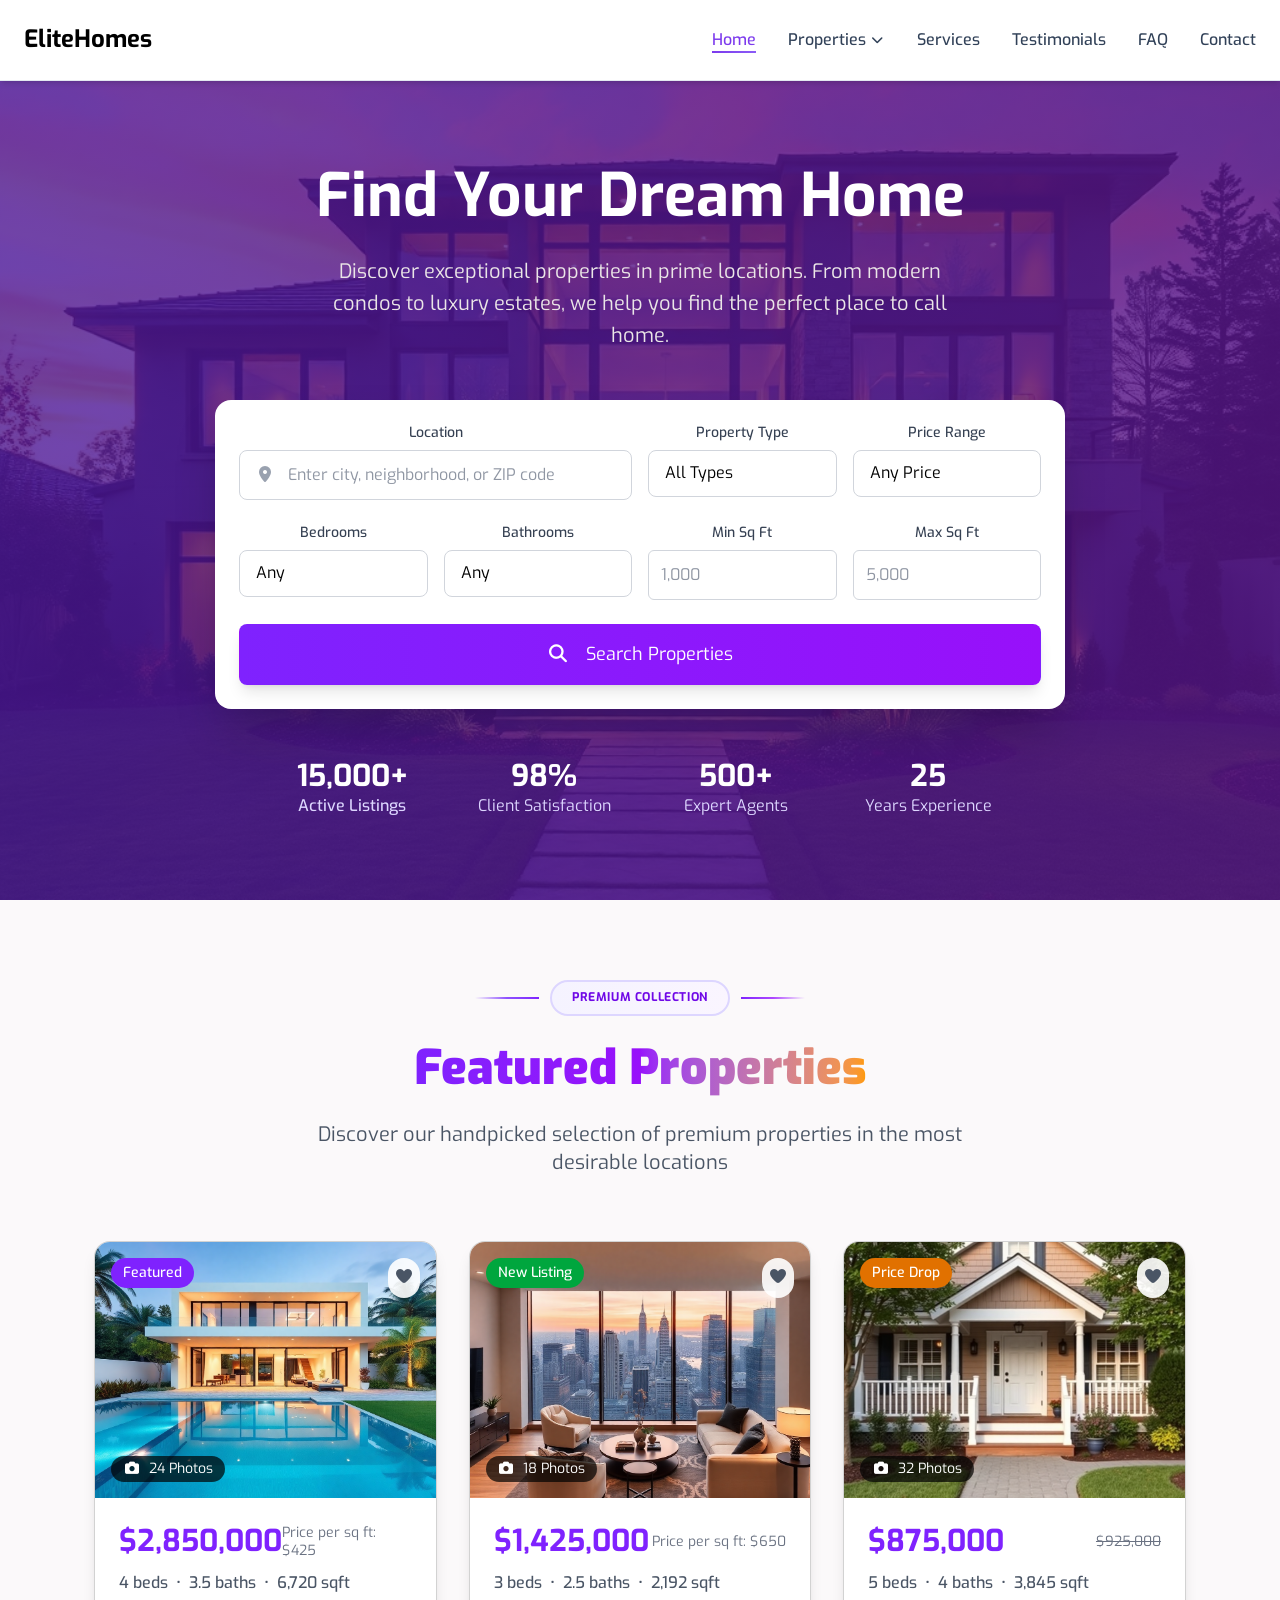
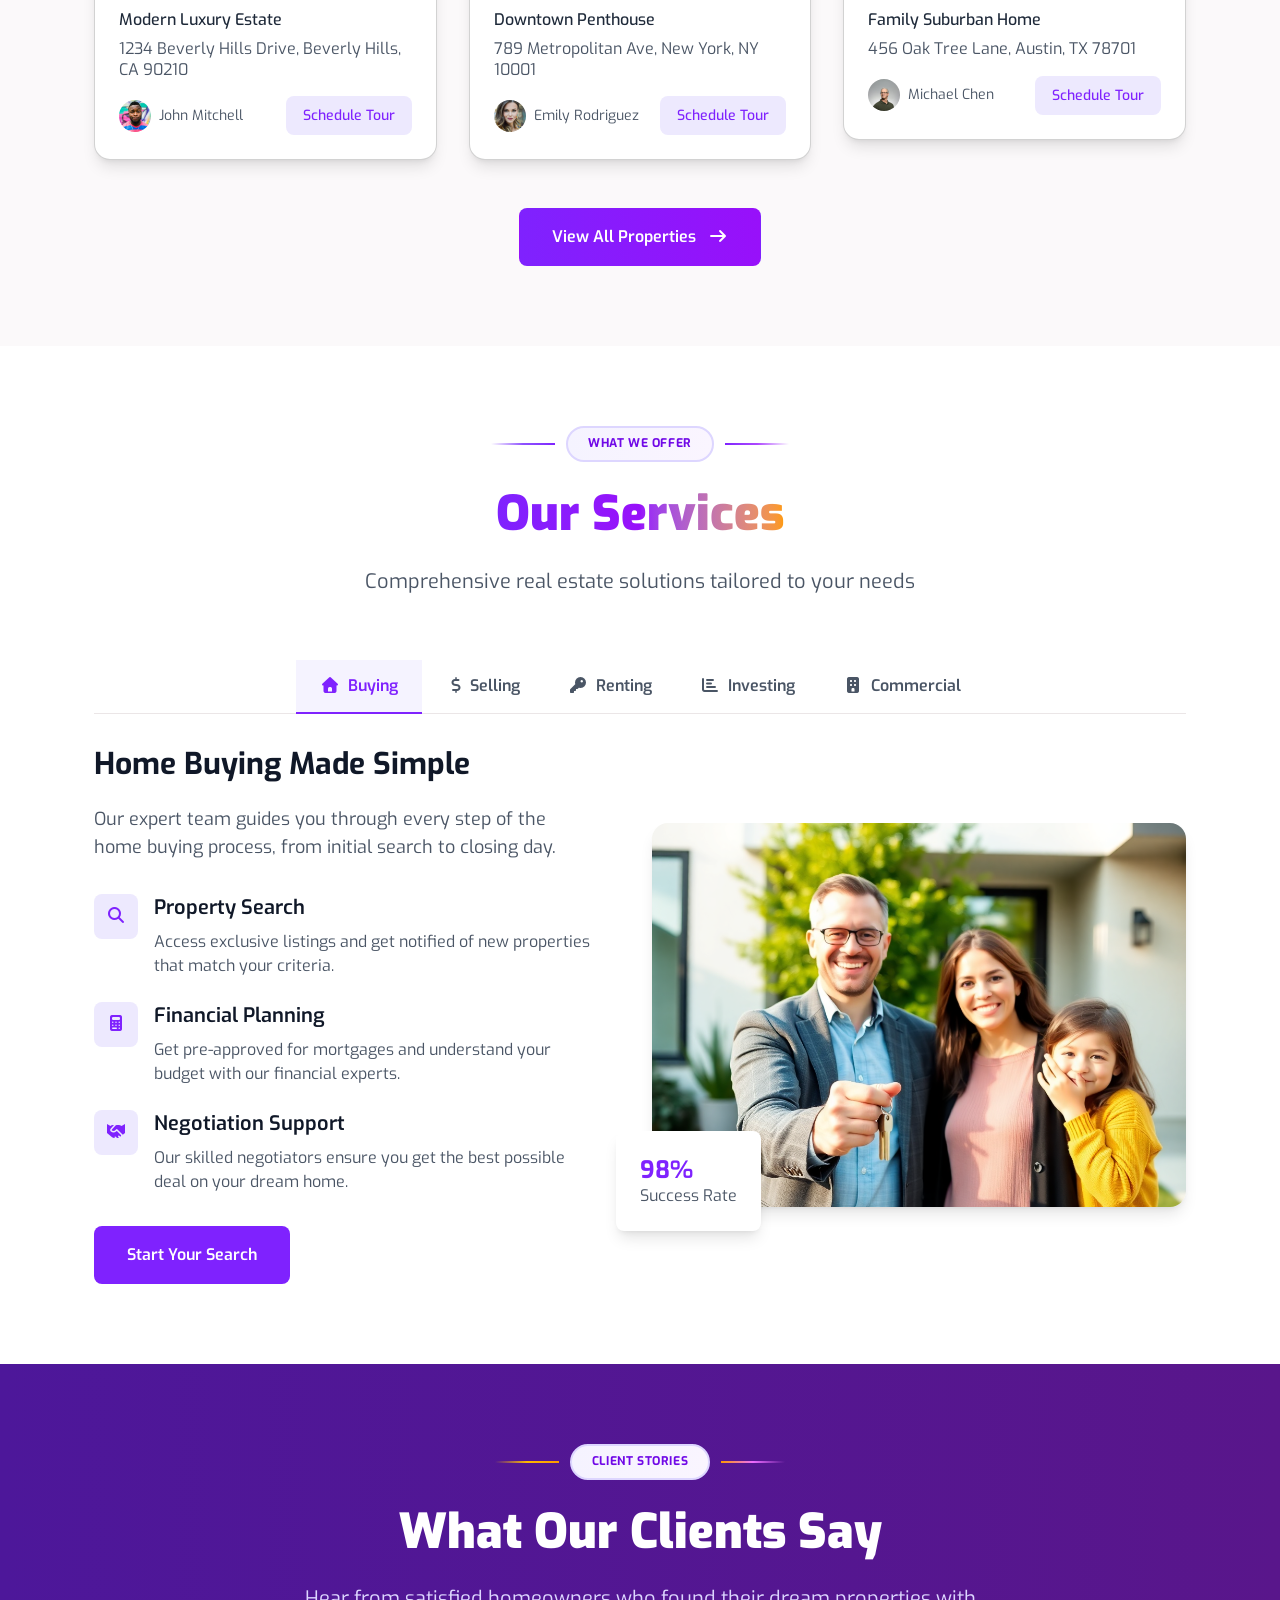
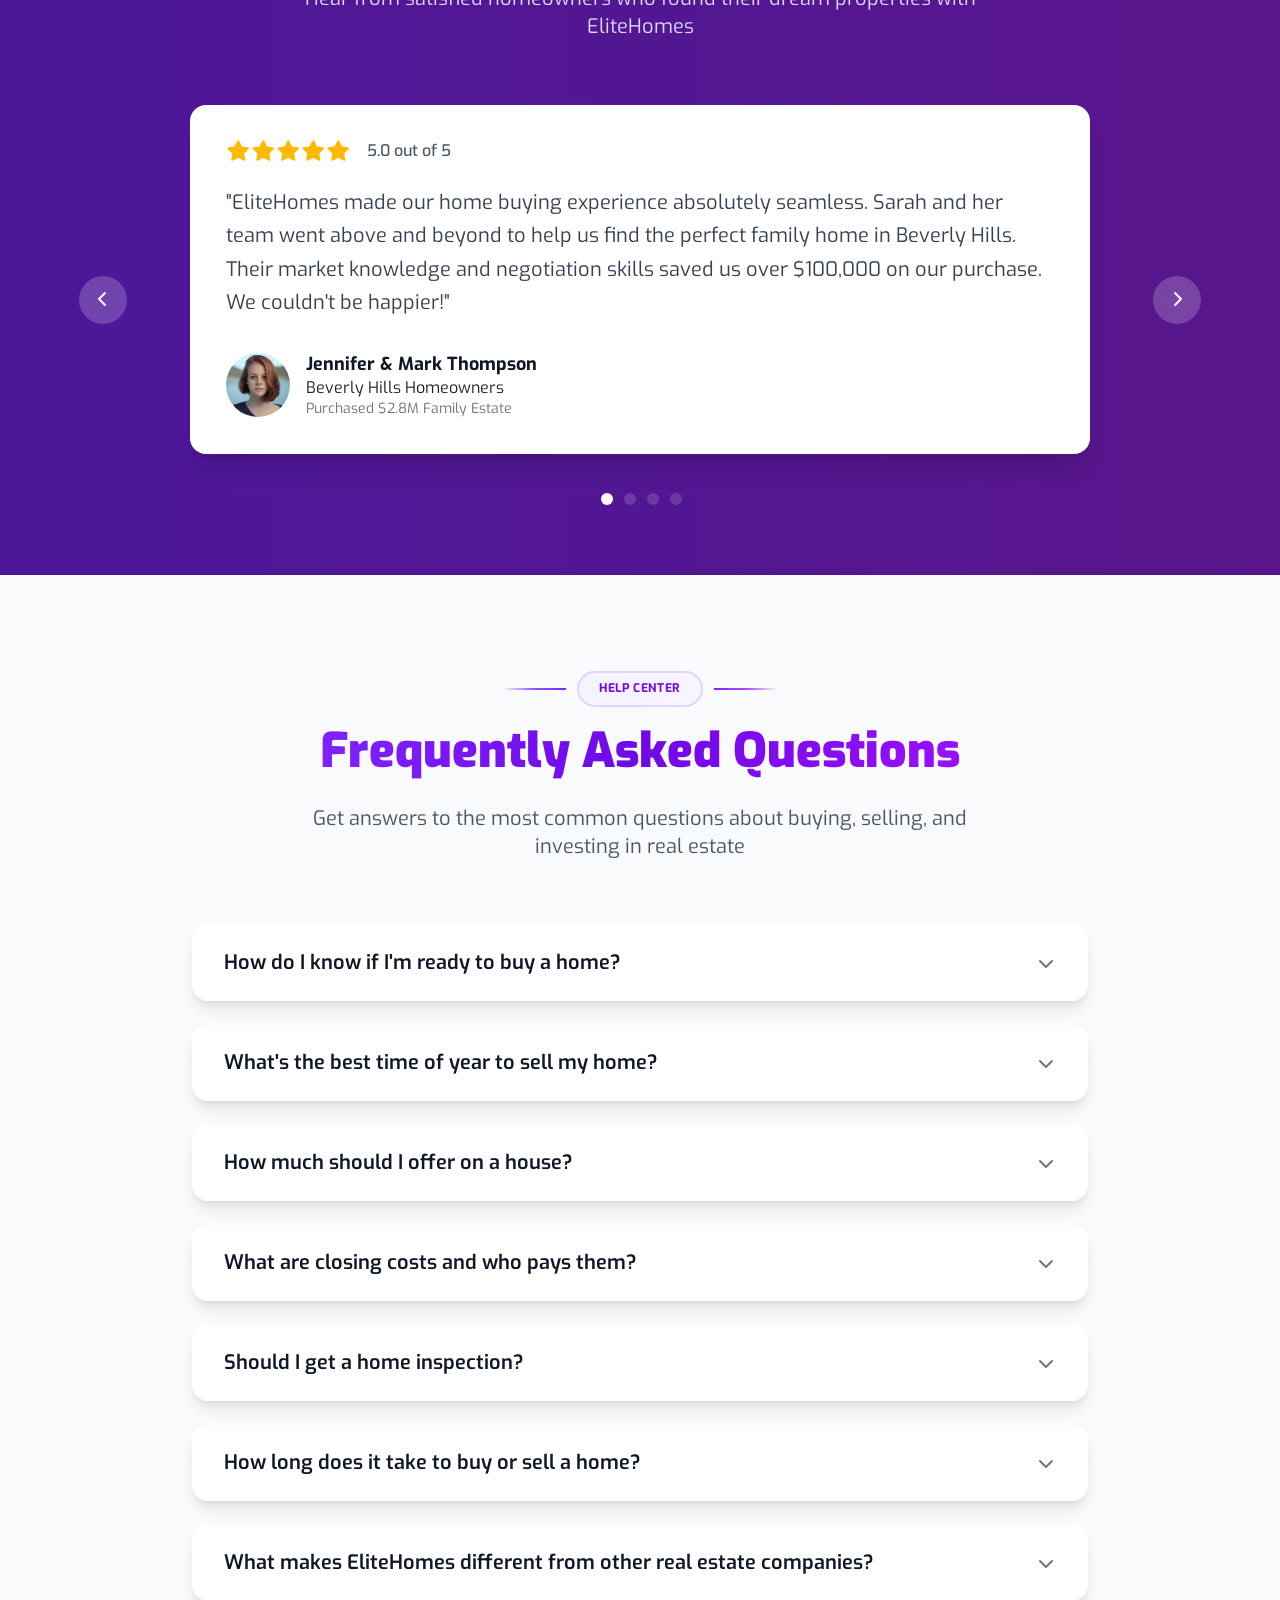
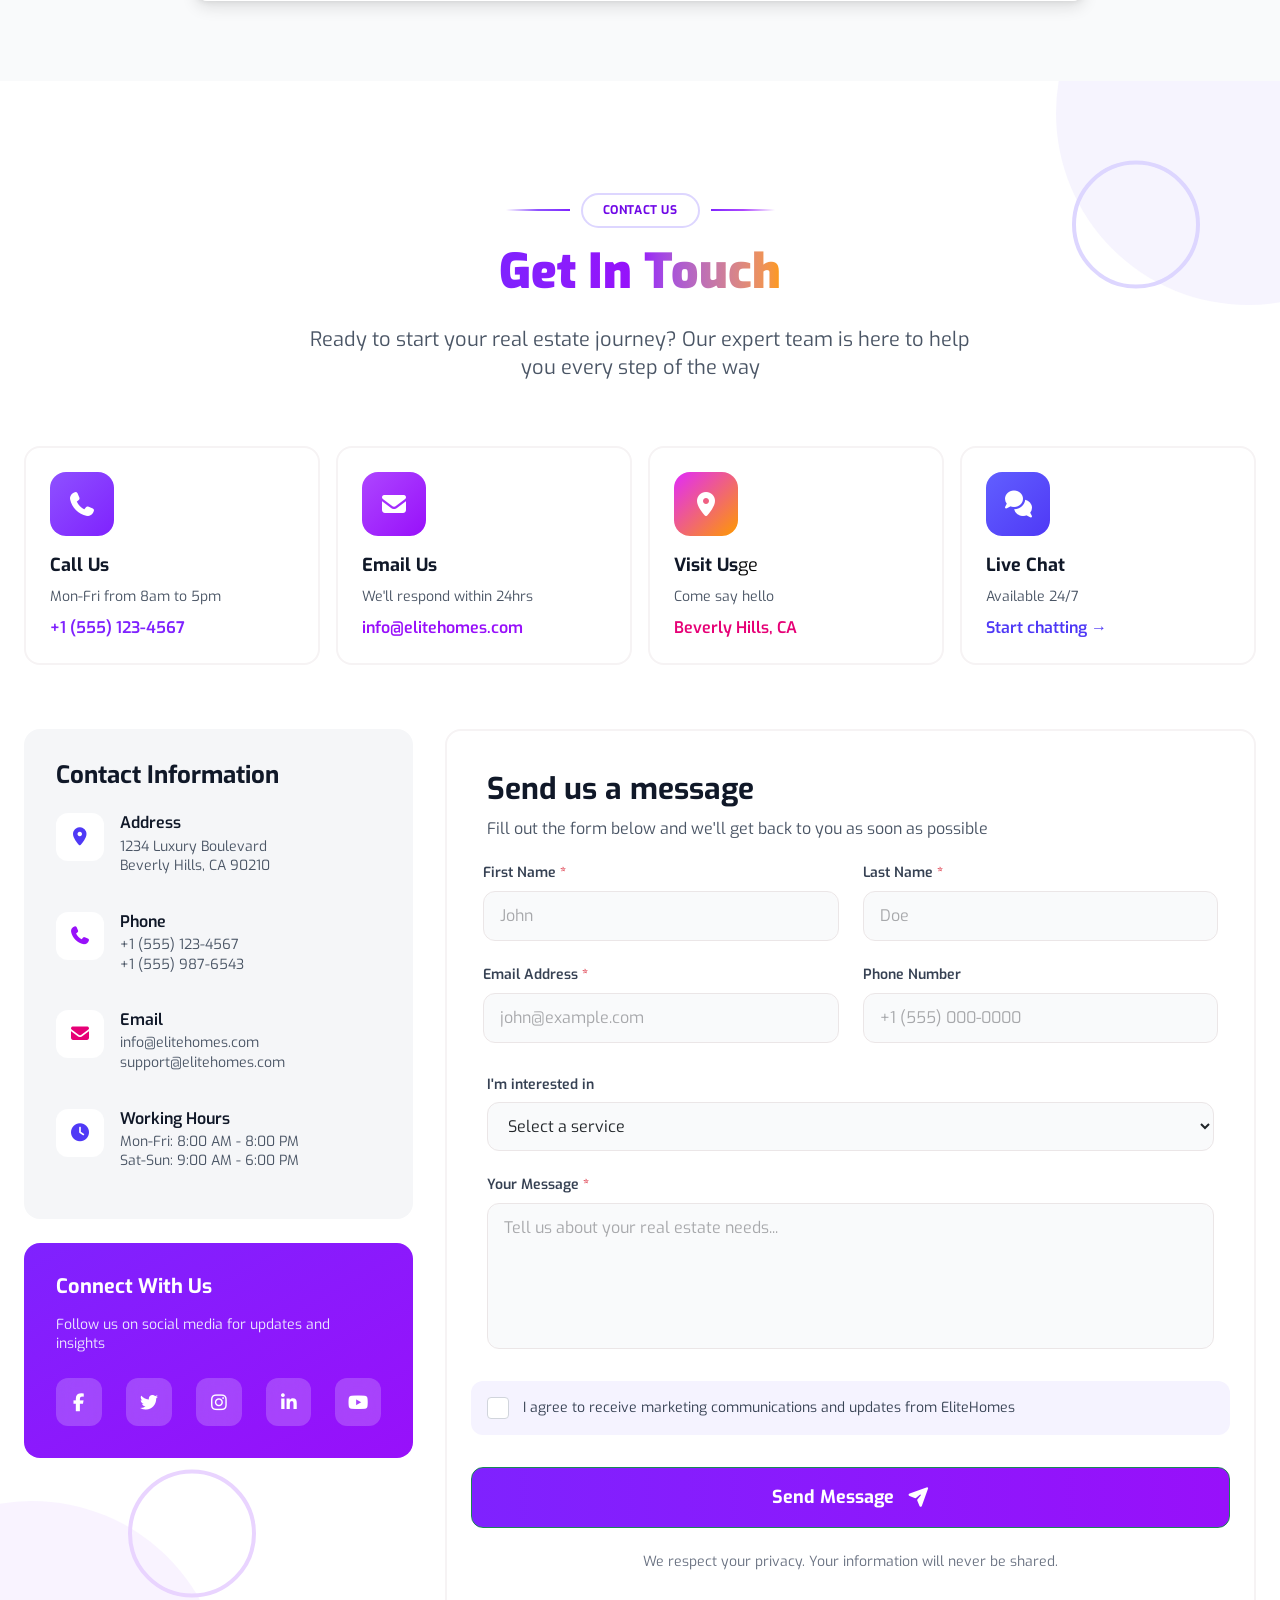
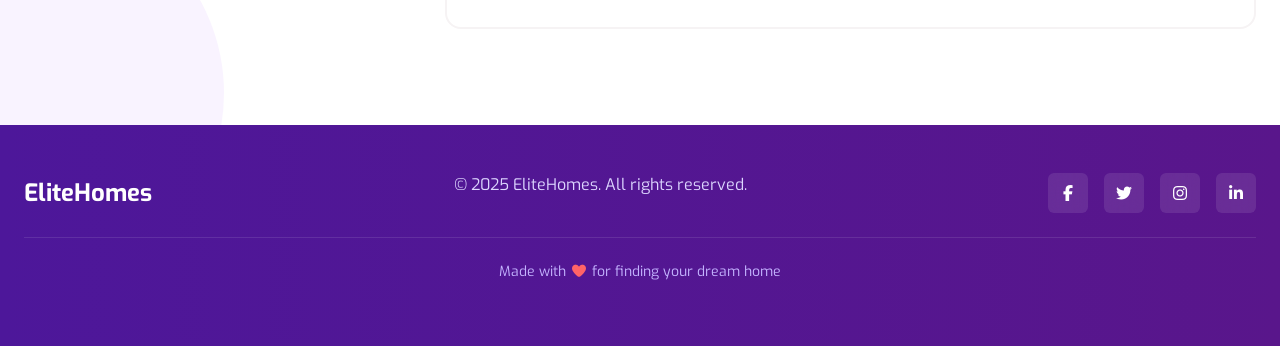
<file: index.html>
<!doctype html>
<html lang="en">
  <head>
    <meta charset="UTF-8" />
    <meta name="viewport" content="width=device-width, initial-scale=1.0" />
    <title>EliteHomes - Your Dream Home Awaits</title>
    <link rel="preconnect" href="https://fonts.googleapis.com" />
    <link rel="preconnect" href="https://fonts.gstatic.com" crossorigin />
    <link
      href="https://fonts.googleapis.com/css2?family=Exo:ital,wght@0,100..900;1,100..900&display=swap"
      rel="stylesheet"
    />
    <link rel="stylesheet" href="css/bootstrap.min.css" />
    <link rel="stylesheet" href="css/all.min.css" />
    <link rel="stylesheet" href="css/style.css" />
  </head>
  <body
    data-bs-spy="scroll"
    data-bs-target="#navbarSupportedContent"
    data-bs-offset="100"
    tabindex="0"
  >
    <nav class="navbar navbar-expand-lg bg-white fixed-top w-100 p-0">
      <div class="container-fluid nav-container position-relative mx-auto px-4">
        <div
          class="nav-logo d-flex justify-content-between align-items-center mx-auto"
        >
          <div class="logo d-flex align-items-center">
            <span class="navbar-brand fs-4 fw-bold">EliteHomes</span>
          </div>
          <button
            class="navbar-toggler"
            type="button"
            data-bs-toggle="collapse"
            data-bs-target="#navbarSupportedContent"
            aria-controls="navbarSupportedContent"
            aria-expanded="false"
            aria-label="Toggle navigation"
          >
            <i class="fa-solid fa-bars fs-5 menu-icon"></i>
            <i class="fa-solid fa-xmark fs-5 close-icon"></i>
          </button>
        </div>
        <div class="collapse navbar-collapse" id="navbarSupportedContent">
          <ul
            class="navbar-nav ms-auto mb-2 mb-lg-0 align-items-stretch align-items-lg-center"
          >
            <li class="nav-item">
              <a
                class="nav-link active fw-medium"
                aria-current="page"
                href="#hero"
                >Home</a
              >
            </li>
            <li class="nav-item dropdown position-relative">
              <a
                class="nav-link dropdown-toggle fw-medium pb-1 d-flex align-items-center"
                href="#properties"
                role="button"
                data-bs-toggle="dropdown"
                aria-expanded="false"
              >
                Properties
                <i class="fa-solid fa-chevron-down ms-1"></i>
              </a>

              <div
                class="dropdown-menu mega-menu bg-white mt-2 p-3 position-absolute rounded-3"
              >
                <div class="container-fluid">
                  <div class="row">
                    <div class="col-lg-3">
                      <div class="properties">
                        <h3 class="fw-semibold mb-3">Featured Properties</h3>
                        <div class="properties-content">
                          <a href="#" class="rounded-3 d-lg-block mb-2 mb-lg-3">
                            <div class="d-flex align-items-center">
                              <img
                                src="Images/luxury-villa.jpeg"
                                alt="luxury-villa"
                                class="rounded-3 object-fit-cover"
                              />
                              <div class="image-info">
                                <h4 class="fw-medium mb-0">Luxury Villa</h4>
                                <p>$2.5M • 5 beds • 4 baths</p>
                              </div>
                            </div>
                          </a>
                          <a href="#" class="rounded-3 d-lg-block">
                            <div class="d-flex align-items-center">
                              <img
                                src="Images/modern-apartment.jpeg"
                                alt="Apartment"
                                class="rounded-3 object-fit-cover"
                              />
                              <div class="image-info">
                                <h4 class="fw-medium mb-0">Modern Apartment</h4>
                                <p>$850K • 2 beds • 2 baths</p>
                              </div>
                            </div>
                          </a>
                        </div>
                      </div>
                    </div>
                    <div class="col-lg-3">
                      <div class="property-types">
                        <h3 class="fw-semibold mb-3">Property Types</h3>
                        <ul class="ps-0">
                          <li>
                            <a href="#" class="d-flex align-items-center">
                              <i class="fa-solid fa-house"></i>
                              <span>Single Family Homes</span>
                            </a>
                          </li>
                          <li>
                            <a href="#" class="d-flex align-items-center">
                              <i class="fa-solid fa-building"></i>
                              <span>Apartments</span>
                            </a>
                          </li>
                          <li>
                            <a href="#" class="d-flex align-items-center">
                              <i class="fa-solid fa-warehouse"></i>
                              <span>Condominiums</span>
                            </a>
                          </li>
                          <li>
                            <a href="#" class="d-flex align-items-center">
                              <i class="fa-solid fa-store"></i>
                              <span>Commercial</span>
                            </a>
                          </li>
                          <li>
                            <a href="#" class="d-flex align-items-center">
                              <i class="fa-solid fa-tree"></i>
                              <span>Land & Lots</span>
                            </a>
                          </li>
                        </ul>
                      </div>
                    </div>
                    <div class="col-lg-3">
                      <div class="popular-locations">
                        <h3 class="fw-semibold mb-3">Popular Locations</h3>
                        <div class="popular-images">
                          <a href="#" class="location-image d-block">
                            <div
                              class="image-details image-1 position-relative overflow-hidden"
                            >
                              <div
                                class="location-layer position-absolute"
                              ></div>
                              <div
                                class="image-name p-3 d-flex flex-column justify-content-center position-absolute"
                              >
                                <span class="fw-semibold text-white"
                                  >New York</span
                                >
                                <span>2,145 Properties</span>
                              </div>
                            </div>
                          </a>
                          <a href="#" class="location-image d-block">
                            <div
                              class="image-details image-2 position-relative overflow-hidden"
                            >
                              <div
                                class="location-layer position-absolute"
                              ></div>
                              <div
                                class="image-name p-3 d-flex flex-column justify-content-center position-absolute"
                              >
                                <span class="fw-semibold text-white"
                                  >Los Angeles</span
                                >
                                <span>1,873 Properties</span>
                              </div>
                            </div>
                          </a>
                          <a href="#" class="location-image d-block">
                            <div
                              class="image-details image-3 position-relative overflow-hidden"
                            >
                              <div
                                class="location-layer position-absolute"
                              ></div>
                              <div
                                class="image-name p-3 d-flex flex-column justify-content-center position-absolute"
                              >
                                <span class="fw-semibold text-white"
                                  >Miami</span
                                >
                                <span>1,526 Properties</span>
                              </div>
                            </div>
                          </a>
                        </div>
                      </div>
                    </div>
                    <div class="col-lg-3">
                      <div class="resources">
                        <h3 class="fw-semibold mb-3">Resources</h3>
                        <div class="resources-info">
                          <a
                            href="#"
                            class="card-1 mb-3 position-relative d-block overflow-hidden"
                          >
                            <div class="resource-content">
                              <div
                                class="resource-title d-flex align-items-center"
                              >
                                <div
                                  class="icon rounded-circle d-flex align-items-center justify-content-center"
                                >
                                  <i class="fa-solid fa-book-open"></i>
                                </div>
                                <h4 class="fw-semibold">Buying Guide</h4>
                              </div>
                              <p>
                                Essential tips and strategies for first-time
                                homebuyers
                              </p>
                              <div
                                class="learn-more d-none d-lg-flex align-items-center"
                              >
                                <span class="fw-medium">Learn More</span>
                                <i class="fa-solid fa-arrow-right ms-2"></i>
                              </div>
                            </div>
                            <div
                              class="circle rounded-circle d-none d-lg-flex position-absolute top-0 end-0"
                            ></div>
                          </a>
                          <a
                            href="#"
                            class="card-2 mb-3 position-relative d-block overflow-hidden"
                          >
                            <div class="resource-content">
                              <div
                                class="resource-title d-flex align-items-center"
                              >
                                <div
                                  class="icon rounded-circle d-flex align-items-center justify-content-center"
                                >
                                  <i class="fa-solid fa-chart-line"></i>
                                </div>
                                <h4 class="fw-semibold">Investment Tips</h4>
                              </div>
                              <p>
                                Smart strategies for property investment success
                              </p>
                              <div
                                class="learn-more d-none d-lg-flex align-items-center"
                              >
                                <span class="fw-medium">Learn More</span>
                                <i class="fa-solid fa-arrow-right ms-2"></i>
                              </div>
                            </div>
                            <div
                              class="circle rounded-circle d-none d-lg-flex position-absolute top-0 end-0"
                            ></div>
                          </a>
                          <a
                            href="#"
                            class="card-3 mb-3 position-relative d-block overflow-hidden"
                          >
                            <div class="resource-content">
                              <div
                                class="resource-title d-flex align-items-center"
                              >
                                <div
                                  class="icon rounded-circle d-flex align-items-center justify-content-center"
                                >
                                  <i class="fa-solid fa-file-lines"></i>
                                </div>
                                <h4 class="fw-semibold">Market Reports</h4>
                              </div>
                              <p>
                                In-depth analysis of real estate market trends
                              </p>
                              <div
                                class="learn-more d-none d-lg-flex align-items-center"
                              >
                                <span class="fw-medium">Learn More</span>
                                <i class="fa-solid fa-arrow-right ms-2"></i>
                              </div>
                            </div>
                            <div
                              class="circle rounded-circle d-none d-lg-flex position-absolute top-0 end-0"
                            ></div>
                          </a>
                        </div>
                      </div>
                    </div>
                  </div>
                </div>
              </div>
            </li>
            <li class="nav-item">
              <a class="nav-link fw-medium" href="#services">Services</a>
            </li>
            <li class="nav-item">
              <a class="nav-link fw-medium" href="#testimonials"
                >Testimonials
              </a>
            </li>
            <li class="nav-item">
              <a class="nav-link fw-medium" href="#questions">FAQ</a>
            </li>
            <li class="nav-item">
              <a class="nav-link fw-medium" href="#contact">Contact</a>
            </li>
          </ul>
        </div>
      </div>
    </nav>
    <!-- Hero Section -->
    <section
      class="hero position-relative d-flex align-items-center justify-content-center"
      id="hero"
    >
      <div
        class="container section-container position-relative h-100 mx-auto px-4"
      >
        <div class="text-center">
          <h1 class="hero-title text-white fw-bold mb-4">
            Find Your Dream Home
          </h1>
          <p class="hero-subtitle fs-5 mx-auto mb-5">
            Discover exceptional properties in prime locations. From modern
            condos to luxury estates, we help you find the perfect place to call
            home.
          </p>
        </div>
        <div class="search-box bg-white p-4 mx-auto rounded-4">
          <form>
            <div class="row g-3 mb-4">
              <div class="col-lg-6">
                <label class="form-label fw-medium d-block mb-2 text-center"
                  >Location</label
                >
                <div class="position-relative">
                  <span class="location-icon position-absolute">
                    <i class="fa-solid fa-location-dot"></i>
                  </span>
                  <input
                    type="text"
                    class="form-control pe-3 ps-5 w-100 rounded-3"
                    placeholder="Enter city, neighborhood, or ZIP code"
                  />
                </div>
              </div>
              <div class="col-lg-3">
                <label
                  class="form-label fw-medium d-block mb-2 text-center"
                  aria-label="Default select example"
                  for="property"
                  >Property Type</label
                >
                <select class="select-form w-100 rounded-3 bg-white px-3">
                  <option selected>All Types</option>
                  <option>House</option>
                  <option>Apartment</option>
                  <option>Condo</option>
                  <option>Townhouse</option>
                </select>
              </div>
              <div class="col-lg-3">
                <label
                  class="form-label fw-medium d-block mb-2 text-center"
                  aria-label="Default select example"
                  for="price"
                  >Price Range</label
                >
                <select class="select-form w-100 rounded-3 bg-white px-3">
                  <option selected>Any Price</option>
                  <option>$0 - $500K</option>
                  <option>$500K - $1M</option>
                  <option>$1M - $2M</option>
                  <option>$2M+</option>
                </select>
              </div>
            </div>
            <div class="row g-3 mb-4">
              <div class="col-6 col-lg-3">
                <label
                  class="form-label fw-medium d-block mb-2 text-center"
                  aria-label="Default select example"
                  for="bedroom"
                  >Bedrooms</label
                >
                <select class="select-form w-100 rounded-3 bg-white px-3">
                  <option selected>Any</option>
                  <option value="1">1+</option>
                  <option value="2">2+</option>
                  <option value="3">3+</option>
                  <option value="4">4+</option>
                  <option value="5">5+</option>
                </select>
              </div>
              <div class="col-6 col-lg-3">
                <label
                  class="form-label fw-medium d-block mb-2 text-center"
                  aria-label="Default select example"
                  for="bathroom"
                  >Bathrooms</label
                >
                <select class="select-form w-100 rounded-3 bg-white px-3">
                  <option selected>Any</option>
                  <option value="1">1+</option>
                  <option value="2">2+</option>
                  <option value="3">3+</option>
                  <option value="4">4+</option>
                  <option value="5">5+</option>
                </select>
              </div>
              <div class="col-6 col-lg-3">
                <label
                  class="form-label fw-medium d-block mb-2 text-center"
                  aria-label="Default select example"
                  for="Min-Sq-Ft"
                  >Min Sq Ft</label
                >
                <input type="number" class="form-control" placeholder="1,000" />
              </div>
              <div class="col-6 col-lg-3">
                <label
                  class="form-label fw-medium d-block mb-2 text-center"
                  aria-label="Default select example"
                  for="Max-Sq-Ft"
                  >Max Sq Ft</label
                >
                <input type="number" class="form-control" placeholder="5,000" />
              </div>
            </div>
            <button
              type="button"
              class="btn search-button text-white lh-base w-100 rounded-3"
            >
              <i class="fa-solid fa-magnifying-glass"></i>
              Search Properties
            </button>
          </form>
        </div>
        <div class="row g-4 hero-data mt-4 mx-auto text-center">
          <div class="col-6 col-lg-3">
            <div class="above-num fw-bold text-white">15,000+</div>
            <div class="below-data fw-medium">Active Listings</div>
          </div>
          <div class="col-6 col-lg-3">
            <div class="above-num fw-bold text-white">98%</div>
            <div class="below-data">Client Satisfaction</div>
          </div>
          <div class="col-6 col-lg-3">
            <div class="above-num fw-bold text-white">500+</div>
            <div class="below-data">Expert Agents</div>
          </div>
          <div class="col-6 col-lg-3">
            <div class="above-num fw-bold text-white">25</div>
            <div class="below-data">Years Experience</div>
          </div>
        </div>
      </div>
    </section>
    <!-- Featured properties Section -->
    <section class="featured-properties" id="properties">
      <div class="container section-container mx-auto px-4">
        <div class="section-header text-center">
          <div
            class="header-box d-inline-flex mb-3 align-items-center position-relative"
          >
            <span class="text-uppercase fw-bold rounded-pill"
              >Premium Collection</span
            >
          </div>
          <h2 class="mb-4 mt-2"><span>Featured Properties</span></h2>
          <p class="section-subtitle fs-5 mx-auto">
            Discover our handpicked selection of premium properties in the most
            desirable locations
          </p>
        </div>
        <div class="row mb-5">
          <div class="col-lg-4">
            <div class="card property-card rounded-4 bg-white overflow-hidden">
              <div class="card-image position-relative overflow-hidden">
                <img
                  src="Images/featured-properties-img-1.png"
                  class="w-100 h-100 object-fit-cover"
                  alt="Luxury Estate"
                />
                <span
                  class="badge badge-1 text-white fw-medium position-absolute rounded-pill"
                  >Featured</span
                >
                <div class="heart-icon rounded-pill position-absolute">
                  <i class="fa-solid fa-heart"></i>
                </div>
                <div
                  class="camera-icon text-white rounded-pill position-absolute"
                >
                  <i class="fa-solid fa-camera me-1"></i> 24 Photos
                </div>
              </div>
              <div class="card-content p-4">
                <div
                  class="card-price d-flex justify-content-between align-items-center"
                >
                  <div class="price fw-bold">$2,850,000</div>
                  <span>Price per sq ft: $425</span>
                </div>
                <div class="card-details d-flex align-items-center mb-3">
                  <span class="fw-medium">4 beds</span>
                  <span class="mx-2">•</span>
                  <span class="fw-medium">3.5 baths</span>
                  <span class="mx-2">•</span>
                  <span class="fw-medium">6,720 sqft</span>
                </div>
                <p class="card-name mb-2 fw-medium">Modern Luxury Estate</p>
                <p class="card-address mb-3">
                  1234 Beverly Hills Drive, Beverly Hills, CA 90210
                </p>
                <div
                  class="bottom-info d-flex justify-content-between align-items-center"
                >
                  <div class="d-flex align-items-center">
                    <img
                      src="Images/avatar-1.jpg"
                      class="rounded-circle me-2"
                      alt="John"
                    />
                    <span class="name">John Mitchell</span>
                  </div>
                  <div class="d-flex">
                    <button class="btn fw-medium px-3 py-2 rounded-3">
                      Schedule Tour
                    </button>
                  </div>
                </div>
              </div>
            </div>
          </div>
          <div class="col-lg-4">
            <div class="card property-card rounded-4 bg-white overflow-hidden">
              <div class="card-image position-relative overflow-hidden">
                <img
                  src="Images/featured-properties-img-2.png"
                  class="w-100 h-100 object-fit-cover"
                  alt="Downtown Penthouse"
                />
                <span
                  class="badge badge-2 text-white fw-medium position-absolute rounded-pill"
                  >New Listing</span
                >
                <div class="heart-icon rounded-pill position-absolute">
                  <i class="fa-solid fa-heart"></i>
                </div>
                <div
                  class="camera-icon text-white rounded-pill position-absolute"
                >
                  <i class="fa-solid fa-camera me-1"></i> 18 Photos
                </div>
              </div>
              <div class="card-content p-4">
                <div
                  class="card-price d-flex justify-content-between align-items-center"
                >
                  <div class="price fw-bold">$1,425,000</div>
                  <span>Price per sq ft: $650</span>
                </div>
                <div class="card-details d-flex align-items-center mb-3">
                  <span class="fw-medium">3 beds</span>
                  <span class="mx-2">•</span>
                  <span class="fw-medium">2.5 baths</span>
                  <span class="mx-2">•</span>
                  <span class="fw-medium">2,192 sqft</span>
                </div>
                <p class="card-name mb-2 fw-medium">Downtown Penthouse</p>
                <p class="card-address mb-3">
                  789 Metropolitan Ave, New York, NY 10001
                </p>
                <div
                  class="bottom-info d-flex justify-content-between align-items-center"
                >
                  <div class="d-flex align-items-center">
                    <img
                      src="Images/avatar-6.jpg"
                      class="rounded-circle me-2"
                      alt="Emily"
                    />
                    <span class="name">Emily Rodriguez</span>
                  </div>
                  <div class="d-flex">
                    <button class="btn fw-medium px-3 py-2 rounded-3">
                      Schedule Tour
                    </button>
                  </div>
                </div>
              </div>
            </div>
          </div>
          <div class="col-lg-4">
            <div class="card property-card rounded-4 bg-white overflow-hidden">
              <div class="card-image position-relative overflow-hidden">
                <img
                  src="Images/featured-properties-img-3.png"
                  class="w-100 h-100 object-fit-cover"
                  alt="Family Suburban Home"
                />
                <span
                  class="badge badge-3 text-white fw-medium position-absolute rounded-pill"
                  >Price Drop</span
                >
                <div class="heart-icon rounded-pill position-absolute">
                  <i class="fa-solid fa-heart"></i>
                </div>
                <div
                  class="camera-icon text-white rounded-pill position-absolute"
                >
                  <i class="fa-solid fa-camera me-1"></i> 32 Photos
                </div>
              </div>
              <div class="card-content p-4">
                <div
                  class="card-price d-flex justify-content-between align-items-center"
                >
                  <div class="price fw-bold">$875,000</div>
                  <span class="text-decoration-line-through">$925,000</span>
                </div>
                <div class="card-details d-flex align-items-center mb-3">
                  <span class="fw-medium">5 beds</span>
                  <span class="mx-2">•</span>
                  <span class="fw-medium">4 baths</span>
                  <span class="mx-2">•</span>
                  <span class="fw-medium">3,845 sqft</span>
                </div>
                <p class="card-name mb-2 fw-medium">Family Suburban Home</p>
                <p class="card-address mb-3">
                  456 Oak Tree Lane, Austin, TX 78701
                </p>
                <div
                  class="bottom-info d-flex justify-content-between align-items-center"
                >
                  <div class="d-flex align-items-center">
                    <img
                      src="Images/avatar-3.jpg"
                      class="rounded-circle me-2"
                      alt="Michael Chen"
                    />
                    <span class="name">Michael Chen </span>
                  </div>
                  <div class="d-flex">
                    <button class="btn fw-medium px-3 py-2 rounded-3">
                      Schedule Tour
                    </button>
                  </div>
                </div>
              </div>
            </div>
          </div>
        </div>
        <div class="text-center">
          <button class="btn view-all rounded-3 text-white fw-semibold">
            View All Properties
            <i class="fa-solid fa-arrow-right ms-2"></i>
          </button>
        </div>
      </div>
    </section>
    <!-- Services Section -->
    <section class="services bg-white" id="services">
      <div class="container section-container mx-auto px-4">
        <div class="section-header text-center">
          <div
            class="header-box d-inline-flex mb-3 align-items-center position-relative"
          >
            <span class="text-uppercase fw-bold rounded-pill"
              >What We Offer</span
            >
          </div>
          <h2 class="mb-4 mt-2"><span>Our Services</span></h2>
          <p class="section-subtitle fs-5 mx-auto">
            Comprehensive real estate solutions tailored to your needs
          </p>
        </div>
        <div class="mx-auto services-content">
          <ul
            class="nav nav-pills service-tabs d-flex flex-wrap justify-content-center service-tabs"
            id="services-tabs"
            role="tablist"
          >
            <li class="nav-item" role="presentation">
              <button
                class="nav-link active fw-semibold"
                id="tab-buying"
                data-bs-toggle="pill"
                data-bs-target="#buying"
                type="button"
                role="tab"
              >
                <i class="fa-solid fa-house me-1"></i> Buying
              </button>
            </li>
            <li class="nav-item" role="presentation">
              <button
                class="nav-link fw-semibold"
                id="tab-selling"
                data-bs-toggle="pill"
                data-bs-target="#selling"
                type="button"
                role="tab"
              >
                <i class="fa-solid fa-dollar-sign"></i> Selling
              </button>
            </li>
            <li class="nav-item" role="presentation">
              <button
                class="nav-link fw-semibold"
                id="tab-renting"
                data-bs-toggle="pill"
                data-bs-target="#renting"
                type="button"
                role="tab"
              >
                <i class="fa-solid fa-key me-1"></i> Renting
              </button>
            </li>
            <li class="nav-item" role="presentation">
              <button
                class="nav-link fw-semibold"
                id="tab-investing"
                data-bs-toggle="pill"
                data-bs-target="#investing"
                type="button"
                role="tab"
              >
                <i class="fa-solid fa-chart-bar me-1"></i> Investing
              </button>
            </li>
            <li class="nav-item" role="presentation">
              <button
                class="nav-link fw-semibold"
                id="tab-commercial"
                data-bs-toggle="pill"
                data-bs-target="#commerical"
                type="button"
                role="tab"
              >
                <i class="fa-solid fa-building me-1"></i> Commercial
              </button>
            </li>
          </ul>
          <div class="tab-content">
            <div
              class="tab-pane show active buying-content"
              id="buying"
              role="tabpanel"
              tabindex="0"
            >
              <div class="row align-items-center">
                <div class="col-lg-6 mb-5 mb-lg-0 pe-lg-5">
                  <div>
                    <h3 class="fw-bold mb-4">Home Buying Made Simple</h3>
                    <p class="more-info">
                      Our expert team guides you through every step of the home
                      buying process, from initial search to closing day.
                    </p>
                    <div class="content-info">
                      <div class="d-flex align-items-start mb-4">
                        <div class="service-icon me-3 rounded-3">
                          <i class="fa-solid fa-magnifying-glass"></i>
                        </div>
                        <div class="service-content">
                          <h4 class="mb-2 fs-5 fw-semibold">Property Search</h4>
                          <p class="mb-0">
                            Access exclusive listings and get notified of new
                            properties that match your criteria.
                          </p>
                        </div>
                      </div>
                      <div class="d-flex align-items-start mb-4">
                        <div class="service-icon me-3 rounded-3">
                          <i class="fa-solid fa-calculator"></i>
                        </div>
                        <div class="service-content">
                          <h4 class="mb-2 fs-5 fw-semibold">
                            Financial Planning
                          </h4>
                          <p class="mb-0">
                            Get pre-approved for mortgages and understand your
                            budget with our financial experts.
                          </p>
                        </div>
                      </div>
                      <div class="d-flex align-items-start">
                        <div class="service-icon me-3 rounded-3">
                          <i class="fa-solid fa-handshake"></i>
                        </div>
                        <div class="service-content">
                          <h4 class="mb-2 fs-5 fw-semibold">
                            Negotiation Support
                          </h4>
                          <p class="mb-0">
                            Our skilled negotiators ensure you get the best
                            possible deal on your dream home.
                          </p>
                        </div>
                      </div>
                    </div>
                    <button
                      class="btn btn-search service-button text-white rounded-3 fw-semibold"
                    >
                      Start Your Search
                    </button>
                  </div>
                </div>

                <div class="col-lg-6 position-relative">
                  <div>
                    <div>
                      <img
                        src="Images/services-img-1.png"
                        class="object-fit-cover w-100 rounded-4"
                        alt="Buying a house"
                      />
                    </div>
                    <div
                      class="service-badge position-absolute bg-white rounded-3 p-4"
                    >
                      <div class="fw-bold fs-4">98%</div>
                      <div>Success Rate</div>
                    </div>
                  </div>
                </div>
              </div>
            </div>
            <div
              class="tab-pane selling-content"
              id="selling"
              role="tabpanel"
              tabindex="0"
            >
              <div class="row align-items-center">
                <div class="col-lg-6 mb-5 mb-lg-0 pe-lg-5">
                  <div>
                    <h3 class="fw-bold mb-4">Maximize Your Home's Value</h3>
                    <p class="more-info">
                      Sell your property quickly and for the best price with our
                      comprehensive marketing strategy and expert guidance.
                    </p>
                    <div class="content-info">
                      <div class="d-flex align-items-start mb-4">
                        <div class="service-icon me-3 rounded-3">
                          <i class="fa-solid fa-chart-line"></i>
                        </div>
                        <div class="service-content">
                          <h4 class="mb-2 fs-5 fw-semibold">Market Analysis</h4>
                          <p class="mb-0">
                            Get a comprehensive market analysis to price your
                            home competitively.
                          </p>
                        </div>
                      </div>
                      <div class="d-flex align-items-start mb-4">
                        <div class="service-icon me-3 rounded-3">
                          <i class="fa-solid fa-camera"></i>
                        </div>
                        <div class="service-content">
                          <h4 class="mb-2 fs-5 fw-semibold">
                            Professional Marketing
                          </h4>
                          <p class="mb-0">
                            High-quality photography, virtual tours, and
                            multi-channel marketing campaigns.
                          </p>
                        </div>
                      </div>
                      <div class="d-flex align-items-start">
                        <div class="service-icon me-3 rounded-3">
                          <i class="fa-solid fa-users"></i>
                        </div>
                        <div class="service-content">
                          <h4 class="mb-2 fs-5 fw-semibold">Buyer Screening</h4>
                          <p class="mb-0">
                            We pre-qualify buyers to ensure serious inquiries
                            and smooth transactions.
                          </p>
                        </div>
                      </div>
                    </div>
                    <button
                      class="btn btn-search service-button text-white rounded-3 fw-semibold"
                    >
                      Get Home Valuation
                    </button>
                  </div>
                </div>

                <div class="col-lg-6 position-relative">
                  <div>
                    <div>
                      <img
                        src="Images/services-img-2.png"
                        class="object-fit-cover w-100 rounded-4"
                        alt="Home Value"
                      />
                    </div>
                    <div
                      class="service-badge position-absolute bg-white rounded-3 p-4"
                    >
                      <div class="fw-bold fs-4">21 days</div>
                      <div>Avg. Time to Sell</div>
                    </div>
                  </div>
                </div>
              </div>
            </div>
            <div
              class="tab-pane renting-content"
              id="renting"
              role="tabpanel"
              tabindex="0"
            >
              <div class="row align-items-center">
                <div class="col-lg-6 mb-5 mb-lg-0 pe-lg-5">
                  <div>
                    <h3 class="fw-bold mb-4">Premium Rental Properties</h3>
                    <p class="more-info">
                      Find your perfect rental home with our extensive portfolio
                      of quality properties and personalized service.
                    </p>
                    <div class="content-info">
                      <div class="d-flex align-items-start mb-4">
                        <div class="service-icon me-3 rounded-3">
                          <i class="fa-solid fa-map-location-dot"></i>
                        </div>
                        <div class="service-content">
                          <h4 class="mb-2 fs-5 fw-semibold">Prime Locations</h4>
                          <p class="mb-0">
                            Access rentals in the most desirable neighborhoods
                            and communities.
                          </p>
                        </div>
                      </div>
                      <div class="d-flex align-items-start mb-4">
                        <div class="service-icon me-3 rounded-3">
                          <i class="fa-solid fa-shield-halved"></i>
                        </div>
                        <div class="service-content">
                          <h4 class="mb-2 fs-5 fw-semibold">
                            Verified Properties
                          </h4>
                          <p class="mb-0">
                            All our rental properties are thoroughly inspected
                            and verified for quality.
                          </p>
                        </div>
                      </div>
                      <div class="d-flex align-items-start">
                        <div class="service-icon me-3 rounded-3">
                          <i class="fa-solid fa-screwdriver-wrench"></i>
                        </div>
                        <div class="service-content">
                          <h4 class="mb-2 fs-5 fw-semibold">24/7 Support</h4>
                          <p class="mb-0">
                            Round-the-clock maintenance and tenant support
                            services.
                          </p>
                        </div>
                      </div>
                    </div>
                    <button
                      class="btn btn-search service-button text-white rounded-3 fw-semibold"
                    >
                      Browse Rentals
                    </button>
                  </div>
                </div>

                <div class="col-lg-6 position-relative">
                  <div>
                    <div>
                      <img
                        src="Images/service-img-4.png"
                        class="object-fit-cover w-100 rounded-4"
                        alt="Renting"
                      />
                    </div>
                    <div
                      class="service-badge position-absolute bg-white rounded-3 p-4"
                    >
                      <div class="fw-bold fs-4">5,000+</div>
                      <div>Available Rentals</div>
                    </div>
                  </div>
                </div>
              </div>
            </div>
            <div
              class="tab-pane investing-content"
              id="investing"
              role="tabpanel"
              tabindex="0"
            >
              <div class="row align-items-center">
                <div class="col-lg-6 mb-5 mb-lg-0 pe-lg-5">
                  <div>
                    <h3 class="fw-bold mb-4">Real Estate Investment</h3>
                    <p class="more-info">
                      Build wealth through strategic real estate investments
                      with our expert guidance and market insights.
                    </p>
                    <div class="content-info">
                      <div class="d-flex align-items-start mb-4">
                        <div class="service-icon me-3 rounded-3">
                          <i class="fa-solid fa-chart-pie"></i>
                        </div>
                        <div class="service-content">
                          <h4 class="mb-2 fs-5 fw-semibold">
                            Portfolio Analysis
                          </h4>
                          <p class="mb-0">
                            Comprehensive analysis of investment opportunities
                            and portfolio optimization.
                          </p>
                        </div>
                      </div>
                      <div class="d-flex align-items-start mb-4">
                        <div class="service-icon me-3 rounded-3">
                          <i class="fa-solid fa-money-bill-wave"></i>
                        </div>
                        <div class="service-content">
                          <h4 class="mb-2 fs-5 fw-semibold">ROI Projections</h4>
                          <p class="mb-0">
                            Detailed return on investment calculations and
                            market forecasting.
                          </p>
                        </div>
                      </div>
                      <div class="d-flex align-items-start">
                        <div class="service-icon me-3 rounded-3">
                          <i class="fa-solid fa-gear"></i>
                        </div>
                        <div class="service-content">
                          <h4 class="mb-2 fs-5 fw-semibold">
                            Property Management
                          </h4>
                          <p class="mb-0">
                            Full-service property management for hands-off
                            investment experience.
                          </p>
                        </div>
                      </div>
                    </div>
                    <button
                      class="btn btn-search service-button text-white rounded-3 fw-semibold"
                    >
                      Explore Investments
                    </button>
                  </div>
                </div>

                <div class="col-lg-6 position-relative">
                  <div>
                    <div>
                      <img
                        src="Images/services-img-4.png"
                        class="object-fit-cover w-100 rounded-4"
                        alt="Investing"
                      />
                    </div>
                    <div
                      class="service-badge position-absolute bg-white rounded-3 p-4"
                    >
                      <div class="fw-bold fs-4">15%</div>
                      <div>Avg. Annual ROI</div>
                    </div>
                  </div>
                </div>
              </div>
            </div>
            <div
              class="tab-pane commerical-content"
              id="commerical"
              role="tabpanel"
              tabindex="0"
            >
              <div class="row align-items-center">
                <div class="col-lg-6 mb-5 mb-lg-0 pe-lg-5">
                  <div>
                    <h3 class="fw-bold mb-4">Commercial Real Estate</h3>
                    <p class="more-info">
                      Expert commercial real estate services for businesses,
                      investors, and developers.
                    </p>
                    <div class="content-info">
                      <div class="d-flex align-items-start mb-4">
                        <div class="service-icon me-3 rounded-3">
                          <i class="fa-solid fa-building"></i>
                        </div>
                        <div class="service-content">
                          <h4 class="mb-2 fs-5 fw-semibold">Office Spaces</h4>
                          <p class="mb-0">
                            Prime office locations for businesses of all sizes
                            and industries.
                          </p>
                        </div>
                      </div>
                      <div class="d-flex align-items-start mb-4">
                        <div class="service-icon me-3 rounded-3">
                          <i class="fa-solid fa-warehouse"></i>
                        </div>
                        <div class="service-content">
                          <h4 class="mb-2 fs-5 fw-semibold">
                            Industrial Properties
                          </h4>
                          <p class="mb-0">
                            Warehouses, manufacturing facilities, and
                            distribution centers
                          </p>
                        </div>
                      </div>
                      <div class="d-flex align-items-start">
                        <div class="service-icon me-3 rounded-3">
                          <i class="fa-solid fa-store"></i>
                        </div>
                        <div class="service-content">
                          <h4 class="mb-2 fs-5 fw-semibold">Retail Spaces</h4>
                          <p class="mb-0">
                            High-traffic retail locations and shopping center
                            opportunities.
                          </p>
                        </div>
                      </div>
                    </div>
                    <button
                      class="btn btn-search service-button text-white rounded-3 fw-semibold"
                    >
                      View Commercial Properties
                    </button>
                  </div>
                </div>

                <div class="col-lg-6 position-relative">
                  <div>
                    <div>
                      <img
                        src="Images/service-img-5.png"
                        class="object-fit-cover w-100 rounded-4"
                        alt="Buying a house"
                      />
                    </div>
                    <div
                      class="service-badge position-absolute bg-white rounded-3 p-4"
                    >
                      <div class="fw-bold fs-4">$2.5B</div>
                      <div>Commercial Volume</div>
                    </div>
                  </div>
                </div>
              </div>
            </div>
          </div>
        </div>
      </div>
    </section>
    <!-- Testimonials Section -->
    <section class="testimonials" id="testimonials">
      <div class="section-container mx-auto px-4">
        <div class="section-header text-center">
          <div
            class="header-box d-inline-flex mb-3 align-items-center position-relative"
          >
            <span class="text-uppercase fw-bold rounded-pill"
              >Client Stories
            </span>
          </div>
          <h2 class="mb-4 mt-2">
            <span class="text-white">What Our Clients Say </span>
          </h2>
          <p class="section-subtitle fs-5 mx-auto">
            Hear from satisfied homeowners who found their dream properties with
            EliteHomes
          </p>
        </div>
        <div class="carousel-container mx-auto position-relative">
          <div
            id="testimonialCarousel"
            class="carousel slide"
            data-bs-ride="carousel"
            data-bs-interval="5000"
          >
            <div
              class="carousel-inner overflow-hidden rounded-4 d-flex align-items-stretch"
            >
              <div class="carousel-item active h-100">
                <div class="card bg-white rounded-4 mx-auto">
                  <div class="card-stars d-flex align-items-center mb-4">
                    <div class="star-icons me-3 fs-5 d-flex">
                      <i class="fa-solid fa-star"></i>
                      <i class="fa-solid fa-star"></i>
                      <i class="fa-solid fa-star"></i>
                      <i class="fa-solid fa-star"></i>
                      <i class="fa-solid fa-star"></i>
                    </div>
                    <span class="fw-medium">5.0 out of 5</span>
                  </div>
                  <blockquote class="fs-5">
                    "EliteHomes made our home buying experience absolutely
                    seamless. Sarah and her team went above and beyond to help
                    us find the perfect family home in Beverly Hills. Their
                    market knowledge and negotiation skills saved us over
                    $100,000 on our purchase. We couldn't be happier!"
                  </blockquote>
                  <div
                    class="d-flex align-items-center flex-column flex-md-row text-center text-md-start"
                  >
                    <img
                      src="Images/avatar-7.jpg"
                      class="rounded-circle me-3"
                      alt="Jennifer & Mark Thompson"
                    />
                    <div class="image-info">
                      <h4 class="fw-bold mb-0">Jennifer & Mark Thompson</h4>
                      <p class="mb-0">Beverly Hills Homeowners</p>
                      <p class="mb-0">Purchased $2.8M Family Estate</p>
                    </div>
                  </div>
                </div>
              </div>
              <div class="carousel-item h-100">
                <div class="card bg-white rounded-4 mx-auto">
                  <div class="card-stars d-flex align-items-center mb-4">
                    <div class="star-icons me-3 fs-5 d-flex">
                      <i class="fa-solid fa-star"></i>
                      <i class="fa-solid fa-star"></i>
                      <i class="fa-solid fa-star"></i>
                      <i class="fa-solid fa-star"></i>
                      <i class="fa-solid fa-star"></i>
                    </div>
                    <span class="fw-medium">5.0 out of 5</span>
                  </div>
                  <blockquote class="fs-5">
                    "As first-time investors, we were nervous about entering the
                    real estate market. The EliteHomes investment team provided
                    incredible guidance and helped us build a portfolio that's
                    already generating 18% annual returns. Their expertise is
                    unmatched."
                  </blockquote>
                  <div
                    class="d-flex align-items-center flex-column flex-md-row text-center text-md-start"
                  >
                    <img
                      src="Images/avatar-1.jpg"
                      class="rounded-circle me-3"
                      alt="David Rodriguez"
                    />
                    <div class="image-info">
                      <h4 class="fw-bold mb-0">David Rodriguez</h4>
                      <p class="mb-0">Real Estate Investor</p>
                      <p class="mb-0">$1.2M Investment Portfolio</p>
                    </div>
                  </div>
                </div>
              </div>
              <div class="carousel-item h-100">
                <div class="card bg-white rounded-4 mx-auto">
                  <div class="card-stars d-flex align-items-center mb-4">
                    <div class="star-icons me-3 fs-5 d-flex">
                      <i class="fa-solid fa-star"></i>
                      <i class="fa-solid fa-star"></i>
                      <i class="fa-solid fa-star"></i>
                      <i class="fa-solid fa-star"></i>
                      <i class="fa-solid fa-star"></i>
                    </div>
                    <span class="fw-medium">5.0 out of 5</span>
                  </div>
                  <blockquote class="fs-5">
                    "Selling our Manhattan penthouse was stress-free thanks to
                    EliteHomes. They marketed it beautifully, brought qualified
                    buyers, and we sold for 15% above asking price in just 10
                    days. Their professional photography and staging made all
                    the difference."
                  </blockquote>
                  <div
                    class="d-flex align-items-center flex-column flex-md-row text-center text-md-start"
                  >
                    <img
                      src="Images/avatar-6.jpg"
                      class="rounded-circle me-3"
                      alt="Amanda Chen"
                    />
                    <div class="image-info">
                      <h4 class="fw-bold mb-0">Amanda Chen</h4>
                      <p class="mb-0">Manhattan Seller</p>
                      <p class="mb-0">Sold $3.2M Penthouse</p>
                    </div>
                  </div>
                </div>
              </div>
              <div class="carousel-item h-100">
                <div class="card bg-white rounded-4 mx-auto">
                  <div class="card-stars d-flex align-items-center mb-4">
                    <div class="star-icons me-3 fs-5 d-flex">
                      <i class="fa-solid fa-star"></i>
                      <i class="fa-solid fa-star"></i>
                      <i class="fa-solid fa-star"></i>
                      <i class="fa-solid fa-star"></i>
                      <i class="fa-solid fa-star"></i>
                    </div>
                    <span class="fw-medium">5.0 out of 5</span>
                  </div>
                  <blockquote class="fs-5">
                    "Our company needed to relocate to a larger office space
                    quickly. EliteHomes' commercial team found us the perfect
                    building in downtown Austin with flexible lease terms and
                    great amenities. They handled everything professionally and
                    efficiently."
                  </blockquote>
                  <div
                    class="d-flex align-items-center flex-column flex-md-row text-center text-md-start"
                  >
                    <img
                      src="Images/avatar-3.jpg"
                      class="rounded-circle me-3"
                      alt="Michael Foster"
                    />
                    <div class="image-info">
                      <h4 class="fw-bold mb-0">Michael Foster</h4>
                      <p class="mb-0">CEO, TechStart Inc.</p>
                      <p class="mb-0">15,000 sq ft Office Lease</p>
                    </div>
                  </div>
                </div>
              </div>
            </div>
            <button
              class="carousel-control-prev slider-prev-btn d-none d-lg-block rounded-circle"
              type="button"
              data-bs-target="#testimonialCarousel"
              data-bs-slide="prev"
            >
              <span class="slider-icon"
                ><i class="fa-solid fa-chevron-left"></i
              ></span>
            </button>
            <button
              class="carousel-control-next slider-next-btn d-none d-lg-block rounded-circle"
              type="button"
              data-bs-target="#testimonialCarousel"
              data-bs-slide="next"
            >
              <span class="slider-icon"
                ><i class="fa-solid fa-chevron-right"></i
              ></span>
            </button>
            <div class="carousel-indicators carousel-dots">
              <button
                type="button"
                data-bs-target="#testimonialCarousel"
                data-bs-slide-to="0"
                class="active"
                aria-current="true"
                aria-label="Slide 1"
              ></button>
              <button
                type="button"
                data-bs-target="#testimonialCarousel"
                data-bs-slide-to="1"
                aria-label="Slide 2"
              ></button>
              <button
                type="button"
                data-bs-target="#testimonialCarousel"
                data-bs-slide-to="2"
                aria-label="Slide 3"
              ></button>
              <button
                type="button"
                data-bs-target="#testimonialCarousel"
                data-bs-slide-to="3"
                aria-label="Slide 4"
              ></button>
            </div>
          </div>
        </div>
      </div>
    </section>
    <!-- FAQ Section -->
    <section class="questions" id="questions">
      <div class="section-container mx-auto px-4">
        <div class="section-header text-center">
          <div
            class="header-box d-inline-flex mt-3 align-items-center position-relative"
          >
            <span class="text-uppercase fw-bold rounded-pill">Help Center</span>
          </div>
          <h2 class="mb-4 mt-3"><span>Frequently Asked Questions</span></h2>
          <p class="section-subtitle fs-5 mx-auto">
            Get answers to the most common questions about buying, selling, and
            investing in real estate
          </p>
        </div>
        <div class="questions-container mx-auto">
          <div class="accordion" id="accordion-FAQ">
            <div class="accordion-item rounded-4 bg-white overflow-hidden mb-4">
              <h2 class="accordion-header">
                <button
                  class="accordion-button collapsed fs-5 rounded-4 text-start"
                  type="button"
                  data-bs-toggle="collapse"
                  data-bs-target="#collapseOne"
                  aria-expanded="false"
                  aria-controls="collapseOne"
                >
                  How do I know if I'm ready to buy a home?
                  <i
                    class="fa-solid fa-chevron-down ms-auto arrow-top-bottom"
                  ></i>
                </button>
              </h2>
              <div
                id="collapseOne"
                class="accordion-collapse collapse"
                data-bs-parent="#accordion-FAQ"
              >
                <div class="accordion-body">
                  You're ready to buy a home when you have stable income, a good
                  credit score (typically 620+), a down payment saved (usually
                  10-20% of the home price), and you plan to stay in the area
                  for at least 3-5 years. Our team can help assess your
                  financial readiness and connect you with mortgage pre-approval
                  services.
                </div>
              </div>
            </div>
            <div class="accordion-item rounded-4 bg-white overflow-hidden mb-4">
              <h2 class="accordion-header">
                <button
                  class="accordion-button collapsed fs-5 rounded-4 text-start"
                  type="button"
                  data-bs-toggle="collapse"
                  data-bs-target="#collapseTwo"
                  aria-expanded="false"
                  aria-controls="collapseTwo"
                >
                  What's the best time of year to sell my home?
                  <i
                    class="fa-solid fa-chevron-down ms-auto arrow-top-bottom"
                  ></i>
                </button>
              </h2>
              <div
                id="collapseTwo"
                class="accordion-collapse collapse"
                data-bs-parent="#accordion-FAQ"
              >
                <div class="accordion-body">
                  Spring and early summer (March through June) are traditionally
                  the best times to sell, as buyers are more active and homes
                  show better with good weather. However, market conditions,
                  local factors, and your personal timeline are more important
                  than the season. We can help you determine the optimal timing
                  based on current market conditions in your area.
                </div>
              </div>
            </div>
            <div class="accordion-item rounded-4 bg-white overflow-hidden mb-4">
              <h2 class="accordion-header">
                <button
                  class="accordion-button collapsed fs-5 rounded-4 text-start"
                  type="button"
                  data-bs-toggle="collapse"
                  data-bs-target="#collapseThree"
                  aria-expanded="false"
                  aria-controls="collapseThree"
                >
                  How much should I offer on a house?
                  <i
                    class="fa-solid fa-chevron-down ms-auto arrow-top-bottom"
                  ></i>
                </button>
              </h2>
              <div
                id="collapseThree"
                class="accordion-collapse collapse"
                data-bs-parent="#accordion-FAQ"
              >
                <div class="accordion-body">
                  Your offer should be based on comparable sales in the area,
                  the home's condition, current market conditions, and your
                  budget. In competitive markets, you might need to offer at or
                  above asking price. Our agents will provide a detailed
                  comparative market analysis (CMA) to help you make a
                  competitive yet reasonable offer.
                </div>
              </div>
            </div>
            <div class="accordion-item rounded-4 bg-white overflow-hidden mb-4">
              <h2 class="accordion-header">
                <button
                  class="accordion-button collapsed fs-5 rounded-4 text-start"
                  type="button"
                  data-bs-toggle="collapse"
                  data-bs-target="#collapseFour"
                  aria-expanded="false"
                  aria-controls="collapseFour"
                >
                  What are closing costs and who pays them?
                  <i
                    class="fa-solid fa-chevron-down ms-auto arrow-top-bottom"
                  ></i>
                </button>
              </h2>
              <div
                id="collapseFour"
                class="accordion-collapse collapse"
                data-bs-parent="#accordion-FAQ"
              >
                <div class="accordion-body">
                  Closing costs typically range from 2-5% of the home's purchase
                  price and include fees for loan origination, appraisal, title
                  insurance, attorney fees, and taxes. Both buyers and sellers
                  have closing costs, though they vary by location and can be
                  negotiated. We'll provide a detailed breakdown of expected
                  costs early in the process.
                </div>
              </div>
            </div>
            <div class="accordion-item rounded-4 bg-white overflow-hidden mb-4">
              <h2 class="accordion-header">
                <button
                  class="accordion-button collapsed fs-5 rounded-4 text-start"
                  type="button"
                  data-bs-toggle="collapse"
                  data-bs-target="#collapseFive"
                  aria-expanded="false"
                  aria-controls="collapseFive"
                >
                  Should I get a home inspection?
                  <i
                    class="fa-solid fa-chevron-down ms-auto arrow-top-bottom"
                  ></i>
                </button>
              </h2>
              <div
                id="collapseFive"
                class="accordion-collapse collapse"
                data-bs-parent="#accordion-FAQ"
              >
                <div class="accordion-body">
                  Yes, absolutely! A professional home inspection typically
                  costs $300-600 but can save you thousands by identifying
                  potential issues before you buy. We recommend inspections for
                  all property types and can connect you with qualified,
                  licensed inspectors in your area.
                </div>
              </div>
            </div>
            <div class="accordion-item rounded-4 bg-white overflow-hidden mb-4">
              <h2 class="accordion-header">
                <button
                  class="accordion-button collapsed fs-5 rounded-4 text-start"
                  type="button"
                  data-bs-toggle="collapse"
                  data-bs-target="#collapseSix"
                  aria-expanded="false"
                  aria-controls="collapseSix"
                >
                  How long does it take to buy or sell a home?
                  <i
                    class="fa-solid fa-chevron-down ms-auto arrow-top-bottom"
                  ></i>
                </button>
              </h2>
              <div
                id="collapseSix"
                class="accordion-collapse collapse"
                data-bs-parent="#accordion-FAQ"
              >
                <div class="accordion-body">
                  For buyers, the process typically takes 30-45 days from offer
                  acceptance to closing, though finding the right home can take
                  weeks or months. For sellers, the average time on market
                  varies by location and price range, but our properties
                  typically sell within 28 days. We'll provide realistic
                  timelines based on your specific situation and local market
                  conditions.
                </div>
              </div>
            </div>
            <div class="accordion-item rounded-4 bg-white overflow-hidden">
              <h2 class="accordion-header">
                <button
                  class="accordion-button collapsed fs-5 rounded-4 text-start"
                  type="button"
                  data-bs-toggle="collapse"
                  data-bs-target="#collapseSeven"
                  aria-expanded="false"
                  aria-controls="collapseSeven"
                >
                  What makes EliteHomes different from other real estate
                  companies?
                  <i
                    class="fa-solid fa-chevron-down ms-auto arrow-top-bottom"
                  ></i>
                </button>
              </h2>
              <div
                id="collapseSeven"
                class="accordion-collapse collapse"
                data-bs-parent="#accordion-FAQ"
              >
                <div class="accordion-body">
                  We combine cutting-edge technology with personalized service,
                  offering virtual tours, AI-powered property matching,
                  comprehensive market analytics, and a dedicated team of
                  experts for each client. Our 98% client satisfaction rate and
                  average 21-day selling time speak to our commitment to
                  excellence and results.
                </div>
              </div>
            </div>
          </div>
        </div>
      </div>
    </section>
    <!-- Contact Section -->
    <section
      class="contact bg-white overflow-hidden position-relative"
      id="contact"
    >
      <div class="circles d-none d-lg-block position-absolute overflow-hidden">
        <div class="circle-1 position-absolute rounded-circle opacity-50"></div>
        <div class="circle-2 position-absolute rounded-circle opacity-50"></div>
        <div class="half-circle w-100 h-100 left-50 top-50 position-absolute">
          <div class="half-circle-1 position-absolute rounded-circle"></div>
          <div class="half-circle-2 position-absolute rounded-circle"></div>
        </div>
      </div>
      <div class="section-container mx-auto px-4 position-relative">
        <div class="section-header text-center">
          <div
            class="header-box d-inline-flex mt-3 align-items-center position-relative"
          >
            <span class="text-uppercase bg-white fw-bold rounded-pill"
              >Contact Us</span
            >
          </div>
          <h2 class="mb-4 mt-3"><span>Get In Touch </span></h2>
          <p class="section-subtitle fs-5 mx-auto">
            Ready to start your real estate journey? Our expert team is here to
            help you every step of the way
          </p>
        </div>
        <div class="contact-container mx-auto">
          <div class="row g-3 contact-cards">
            <div class="col-md-6 col-lg-3">
              <div class="card-content card-1 bg-white rounded-4 p-4">
                <div
                  class="card-icon mb-3 d-flex align-items-center justify-content-center rounded-4"
                >
                  <i class="fa-solid fa-phone text-white fs-4"></i>
                </div>
                <h3 class="fw-bold mb-2">Call Us</h3>
                <p>Mon-Fri from 8am to 5pm</p>
                <a href="tel:+15551234567">+1 (555) 123-4567</a>
              </div>
            </div>
            <div class="col-md-6 col-lg-3">
              <div class="card-content card-2 bg-white rounded-4 p-4">
                <div
                  class="card-icon mb-3 d-flex align-items-center justify-content-center rounded-4"
                >
                  <i class="fa-solid fa-envelope text-white fs-4"></i>
                </div>
                <h3 class="fw-bold mb-2">Email Us</h3>
                <p>We'll respond within 24hrs</p>
                <a href="mailto:info@elitehomes.com">info@elitehomes.com</a>
              </div>
            </div>
            <div class="col-md-6 col-lg-3">
              <div class="card-content card-3 bg-white rounded-4 p-4">
                <div
                  class="card-icon mb-3 d-flex align-items-center justify-content-center rounded-4"
                >
                  <i class="fa-solid fa-location-dot text-white fs-4"></i>
                </div>
                <h3 class="fw-bold mb-2">
                  Visit Us<span class="fw-normal text-black">ge</span>
                </h3>
                <p>Come say hello</p>
                <span>Beverly Hills, CA</span>
              </div>
            </div>
            <div class="col-md-6 col-lg-3">
              <div class="card-content card-4 bg-white rounded-4 p-4">
                <div
                  class="card-icon mb-3 d-flex align-items-center justify-content-center rounded-4"
                >
                  <i class="fa-solid fa-comments text-white fs-4"></i>
                </div>
                <h3 class="fw-bold mb-2">Live Chat</h3>
                <p>Available 24/7</p>
                <span>Start chatting →</span>
              </div>
            </div>
          </div>
          <div class="main-contact">
            <div class="row">
              <div class="col-lg-4">
                <div class="left-info rounded-4 mb-4">
                  <h3 class="fw-bold mb-4 fs-4">Contact Information</h3>
                  <div>
                    <div class="d-flex align-items-start gap-3 contacts">
                      <div
                        class="contact-icon icon-1 bg-white d-flex align-items-center justify-content-center flex-shrink-0"
                      >
                        <i class="fa-solid fa-location-dot"></i>
                      </div>
                      <div class="details">
                        <h4 class="mb-1 fw-semibold">Address</h4>
                        <p>
                          1234 Luxury Boulevard<br />Beverly Hills, CA 90210
                        </p>
                      </div>
                    </div>
                    <div class="d-flex align-items-start gap-3 contacts">
                      <div
                        class="contact-icon icon-2 bg-white d-flex align-items-center justify-content-center flex-shrink-0"
                      >
                        <i class="fa-solid fa-phone"></i>
                      </div>
                      <div class="details">
                        <h4 class="mb-1 fw-semibold">Phone</h4>
                        <p>+1 (555) 123-4567<br />+1 (555) 987-6543</p>
                      </div>
                    </div>
                    <div class="d-flex align-items-start gap-3 contacts">
                      <div
                        class="contact-icon icon-3 bg-white d-flex align-items-center justify-content-center flex-shrink-0"
                      >
                        <i class="fa-solid fa-envelope"></i>
                      </div>
                      <div class="details">
                        <h4 class="mb-1 fw-semibold">Email</h4>
                        <p>info@elitehomes.com<br />support@elitehomes.com</p>
                      </div>
                    </div>
                    <div class="d-flex align-items-start gap-3 contacts mb-0">
                      <div
                        class="contact-icon icon-4 bg-white d-flex align-items-center justify-content-center flex-shrink-0"
                      >
                        <i class="fa-solid fa-clock"></i>
                      </div>
                      <div class="details">
                        <h4 class="mb-1 fw-semibold">Working Hours</h4>
                        <p>
                          Mon-Fri: 8:00 AM - 8:00 PM<br />Sat-Sun: 9:00 AM -
                          6:00 PM
                        </p>
                      </div>
                    </div>
                  </div>
                </div>
                <div class="social-media text-white rounded-4">
                  <h3 class="fw-bold mb-3 fs-5">Connect With Us</h3>
                  <p class="mb-4">
                    Follow us on social media for updates and insights
                  </p>
                  <div class="d-flex gap-4">
                    <a
                      href="https://www.facebook.com/"
                      target="_blank"
                      class="d-flex align-items-center justify-content-center"
                      ><i class="fa-brands fa-facebook-f text-white"></i
                    ></a>
                    <a
                      href="https://www.twitter.com/"
                      target="_blank"
                      class="d-flex align-items-center justify-content-center"
                      ><i class="fa-brands fa-twitter text-white"></i
                    ></a>
                    <a
                      href="https://www.instagram.com/"
                      target="_blank"
                      class="d-flex align-items-center justify-content-center"
                      ><i class="fa-brands fa-instagram text-white"></i
                    ></a>
                    <a
                      href="https://www.linkedin.com/"
                      target="_blank"
                      class="d-flex align-items-center justify-content-center"
                      ><i class="fa-brands fa-linkedin-in text-white"></i
                    ></a>
                    <a
                      href="https://www.youtube.com/"
                      target="_blank"
                      class="d-flex align-items-center justify-content-center"
                      ><i class="fa-brands fa-youtube text-white"></i
                    ></a>
                  </div>
                </div>
              </div>
              <div class="col-lg-8">
                <div class="right-info bg-white rounded-4">
                  <div class="right-info-title">
                    <h3 class="fw-bold">Send us a message</h3>
                    <p>
                      Fill out the form below and we'll get back to you as soon
                      as possible
                    </p>
                  </div>
                  <form class="row g-3">
                    <div class="col-md-6 g-4">
                      <label class="form-label mb-2 d-block"
                        >First Name <span class="text-danger">*</span></label
                      >
                      <input
                        type="text"
                        class="form-control w-100"
                        placeholder="John"
                        required
                      />
                    </div>
                    <div class="col-md-6 g-4">
                      <label class="form-label mb-2 d-block"
                        >Last Name <span class="text-danger">*</span></label
                      >
                      <input
                        type="text"
                        class="form-control w-100"
                        placeholder="Doe"
                        required
                      />
                    </div>
                    <div class="col-md-6 g-4">
                      <label class="form-label mb-2 d-block"
                        >Email Address <span class="text-danger">*</span></label
                      >
                      <input
                        type="email"
                        class="form-control w-100"
                        placeholder="john@example.com"
                        required
                      />
                    </div>
                    <div class="col-md-6 g-4">
                      <label class="form-label mb-2 d-block"
                        >Phone Number</label
                      >
                      <input
                        type="tel"
                        class="form-control w-100"
                        placeholder="+1 (555) 000-0000"
                      />
                    </div>
                    <div class="col-12 mb-3">
                      <label
                        class="form-label mb-2 d-block"
                        aria-label="Default select example"
                        >I'm interested in</label
                      >
                      <select class="select-form w-100">
                        <option selected>Select a service</option>
                        <option value="1">Buying a home</option>
                        <option value="2">Selling a home</option>
                        <option value="3">Renting a Property</option>
                        <option value="4">investment opportunities</option>
                        <option value="5">Commerical real estate</option>
                        <option value="6">Property management</option>
                        <option value="7">Market Consultation</option>
                      </select>
                    </div>
                    <div class="col-12 mt-2">
                      <label class="form-label mb-2 d-block"
                        >Your Message <span class="text-danger">*</span></label
                      >
                      <textarea
                        class="form-control w-100"
                        rows="5"
                        placeholder="Tell us about your real estate needs..."
                        required
                      ></textarea>
                    </div>
                    <div
                      class="col-12 checkbox-box p-3 d-flex align-items-center mb-0"
                    >
                      <input
                        class="form-check-input mt-0 me-2 rounded-1"
                        type="checkbox"
                        id="newsletter"
                      />
                      <label class="check-label fw-normal" for="newsletter">
                        I agree to receive marketing communications and updates
                        from EliteHomes
                      </label>
                    </div>
                    <button
                      class="btn btn-outline-success mb-4 w-100 fw-bold text-white d-flex align-items-center justify-content-center"
                      type="submit"
                    >
                      <span>Send Message</span>
                      <i class="fa-solid fa-paper-plane"></i>
                    </button>
                  </form>
                  <p class="final-info text-center">
                    We respect your privacy. Your information will never be
                    shared.
                  </p>
                </div>
              </div>
            </div>
          </div>
        </div>
      </div>
    </section>
    <!-- Footer Section -->
    <footer class="text-white py-5">
      <div class="footer-container mx-auto px-4">
        <div
          class="footer-content d-flex flex-column flex-lg-row align-items-center justify-content-between g-4"
        >
          <div class="logo d-flex align-items-center g-3">
            <span class="fw-bold fs-4">EliteHomes</span>
          </div>
          <div class="copyright text-center text-md-start">
            <p>&copy; 2025 EliteHomes. All rights reserved.</p>
          </div>
          <div class="d-flex gap-3 social-links">
            <a
              href="https://www.facebook.com/"
              target="_blank"
              class="d-flex align-items-center justify-content-center rounded-2"
              ><i class="fa-brands fa-facebook-f text-white"></i
            ></a>
            <a
              href="https://www.twitter.com/"
              target="_blank"
              class="d-flex align-items-center justify-content-center rounded-2"
              ><i class="fa-brands fa-twitter text-white"></i
            ></a>
            <a
              href="https://www.instagram.com/"
              target="_blank"
              class="d-flex align-items-center justify-content-center rounded-2"
              ><i class="fa-brands fa-instagram text-white"></i
            ></a>
            <a
              href="https://www.linkedin.com/"
              target="_blank"
              class="d-flex align-items-center justify-content-center rounded-2"
              ><i class="fa-brands fa-linkedin-in text-white"></i
            ></a>
          </div>
        </div>
        <div class="love text-center mt-4">
          <p>
            Made with
            <i class="fa-solid fa-heart"></i> for finding your dream home
          </p>
        </div>
      </div>
    </footer>
    <!-- Bootstrap - Files for JavaScript -->
    <script src="js/bootstrap.bundle.min.js"></script>
  </body>
</html>
</file>
<file: css/style.css>
:root {
  --main-color: #7f22fe;
  --main-transition: 0.3s;
  --main-gray: #4a5565;
  --main-black: #101828;
  --main-shadow: 0 10px 15px -3px #0000001a, 0 4px 6px -4px #0000001a;
}
* {
  margin: 0;
  padding: 0;
  box-sizing: border-box;
}
html {
  scroll-behavior: smooth;
}
body {
  font-family: "Exo", sans-serif;
  font-size: 16px;
  line-height: 1.3;
  background-color: #fafaf9;
}
span,
a {
  display: inline-block;
}
a {
  text-decoration: none;
}
img {
  max-width: 100%;
}

ul {
  list-style: none;
}
::selection {
  background-color: #a684ff;
  color: #fff;
}
/* Navbar Section */
nav {
  box-shadow:
    0 4px 6px -1px #0000001a,
    0 2px 4px -2px #0000001a;
  border-bottom: 1px solid #e2e8f0;
}
.nav-container {
  height: 80px;
  width: 100%;
}
nav .logo {
  color: #1d293d;
}
.navbar-nav {
  gap: 32px;
}
.navbar-nav .nav-link.active {
  color: #7c3aed;
  font-weight: 600;
}
.navbar-nav .nav-link {
  color: #314158;
  padding: 6px 0 !important;
  transition: color var(--main-transition);
  position: relative;
  -webkit-transition: color var(--main-transition);
  -moz-transition: color var(--main-transition);
  -ms-transition: color var(--main-transition);
  -o-transition: color var(--main-transition);
}
.navbar-nav .nav-link:hover {
  color: #7c3aed;
}
.navbar-nav .nav-link::before {
  content: "";
  background: linear-gradient(90deg, #7c3aed, #8b5cf6);
  width: 0;
  height: 2px;
  transition: width var(--main-transition);
  position: absolute;
  bottom: 3px;
  left: 0;
  -webkit-transition: width var(--main-transition);
  -moz-transition: width var(--main-transition);
  -ms-transition: width var(--main-transition);
  -o-transition: width var(--main-transition);
}
.navbar-nav .nav-link.active::before {
  width: 100%;
}
.navbar-nav .nav-link:hover::before {
  width: 100%;
}
.navbar .navbar-toggler {
  width: 24px;
  height: 24px;
  border: none !important;
  transition: 0.3s;
  -webkit-transition: 0.3s;
  -moz-transition: 0.3s;
  -ms-transition: 0.3s;
  -o-transition: 0.3s;
}
.navbar .navbar-toggler i {
  color: #314158;
}
.navbar .navbar-toggler:focus {
  outline-style: none !important;
  box-shadow: none !important;
}
.navbar .navbar-toggler:hover i {
  color: #7c3aed;
}
.navbar-toggler .close-icon {
  display: none;
}
.navbar-toggler .menu-icon {
  display: inline-block;
}
.navbar-toggler[aria-expanded="true"] .menu-icon {
  display: none;
}
.navbar-toggler[aria-expanded="true"] .close-icon {
  display: inline-block;
}
.navbar .nav-logo {
  width: 80%;
}
@media (max-width: 600px) {
  .navbar .nav-logo {
    width: 100%;
  }
}
@media (max-width: 992px) {
  .navbar-nav {
    gap: 0;
  }
  .navbar-collapse {
    background-color: white;
    border-top: 1px solid #e2e8f0;
    padding-block: 16px;
    position: absolute;
    top: 100%;
    left: 0;
    width: 100%;
    overflow-y: auto;
    box-shadow: var(--main-shadow);
  }
  .navbar-nav .nav-link {
    padding: 12px 16px !important;
    display: flex;
    align-items: center;
    justify-content: space-between;
    margin-bottom: 8px;
    border-radius: 8px;
    -webkit-border-radius: 8px;
    -moz-border-radius: 8px;
    -ms-border-radius: 8px;
    -o-border-radius: 8px;
  }
  .navbar-nav .nav-link:hover {
    background-color: #f5f3ff;
  }
  .navbar-nav .nav-link::before {
    display: none;
  }
  .navbar-nav .nav-link.active {
    color: #314158;
    font-weight: 500;
  }
  .navbar-nav .nav-link.active:hover {
    color: #7c3aed;
  }
}
/* Dropdown Menu */
.navbar-nav .dropdown-toggle {
  color: #314158;
  background-color: #0000;
  border-style: none;
  cursor: pointer;
  transition: color var(--main-transition);
  -webkit-transition: color var(--main-transition);
  -moz-transition: color var(--main-transition);
  -ms-transition: color var(--main-transition);
  -o-transition: color var(--main-transition);
}
.navbar-nav .dropdown-toggle i {
  font-size: 12px;
}
@media (max-width: 992px) {
  .navbar-nav .dropdown-toggle i {
    transform: rotate(0deg);
    transition: var(--main-transition);
    -webkit-transition: var(--main-transition);
    -moz-transition: var(--main-transition);
    -ms-transition: var(--main-transition);
    -o-transition: var(--main-transition);
    -webkit-transform: rotate(0deg);
    -moz-transform: rotate(0deg);
    -ms-transform: rotate(0deg);
    -o-transform: rotate(0deg);
  }
  .navbar-nav .dropdown-toggle[aria-expanded="true"] i {
    transform: rotate(180deg);
    -webkit-transform: rotate(180deg);
    -moz-transform: rotate(180deg);
    -ms-transform: rotate(180deg);
    -o-transform: rotate(180deg);
  }
}
.navbar-nav .dropdown-toggle::after {
  display: none !important;
  content: none !important;
}
.navbar-nav .mega-menu {
  top: 130%;
  box-shadow:
    0 20px 25px -5px #0000001a,
    0 8px 10px -6px #0000001a;
  width: 1200px;
  z-index: 50;
  transform: translateX(-67%);
  -webkit-transform: translateX(-67%);
  -moz-transform: translateX(-67%);
  -ms-transform: translateX(-67%);
  -o-transform: translateX(-67%);
  border: none;
}
@media (min-width: 1160px) and (max-width: 1320px) {
  .navbar-nav .mega-menu {
    top: 25% !important;
    transform: translateX(-60%) scale(0.9);
    -webkit-transform: translateX(-60%) scale(0.9);
    -moz-transform: translateX(-60%) scale(0.9);
    -ms-transform: translateX(-60%) scale(0.9);
    -o-transform: translateX(-60%) scale(0.9);
  }
}
@media (min-width: 992px) and (max-width: 1160px) {
  .navbar-nav .mega-menu {
    top: -15px !important;
    transform: translateX(-50%) scale(0.8);
    -webkit-transform: translateX(-50%) scale(0.8);
    -moz-transform: translateX(-50%) scale(0.8);
    -ms-transform: translateX(-50%) scale(0.8);
    -o-transform: translateX(-50%) scale(0.8);
  }
}
.navbar-nav .mega-menu .row {
  --bs-gutter-x: 32px;
  --bs-gutter-y: 32px;
}
.navbar-nav .mega-menu h3 {
  color: var(--main-black);
  font-size: 18px;
  line-height: 1.5;
}
.navbar-nav .mega-menu .properties a {
  padding: 12px;
  transition: 0.15s;
  -webkit-transition: 0.15s;
  -moz-transition: 0.15s;
  -ms-transition: 0.15s;
  -o-transition: 0.15s;
}
.navbar-nav .mega-menu .properties .properties-content a:hover {
  background-color: #fbf9fa;
}
.mega-menu .properties .properties-content img {
  width: 64px;
  height: 64px;
}
.mega-menu .properties .properties-content .image-info {
  margin-left: 12px;
}
.mega-menu .properties .properties-content .image-info h4 {
  color: var(--main-black);
  font-size: 14px;
}
.mega-menu .properties .properties-content .image-info p {
  color: #6a7282;
  line-height: 1.4;
  font-size: 14px;
}
.mega-menu .property-types ul li {
  margin-bottom: 16px;
}
.mega-menu .property-types a {
  color: var(--main-gray);
  transition: 0.15s;
  -webkit-transition: 0.15s;
  -moz-transition: 0.15s;
  -ms-transition: 0.15s;
  -o-transition: 0.15s;
}
.mega-menu .property-types a:hover {
  color: var(--main-color);
}
.mega-menu .property-types i {
  width: 20px;
  color: #99a1af;
  margin-right: 14px;
}

.mega-menu .popular-locations a:not(:last-child) {
  margin-bottom: 12px;
}
.mega-menu .popular-locations .image-details {
  height: 80px;
  background-size: cover;
  background-position: 50%;
  border-radius: 12px;
  -webkit-border-radius: 12px;
  -moz-border-radius: 12px;
  -ms-border-radius: 12px;
  -o-border-radius: 12px;
  transition: var(--main-transition);
  -webkit-transition: var(--main-transition);
  -moz-transition: var(--main-transition);
  -ms-transition: var(--main-transition);
  -o-transition: var(--main-transition);
}
.mega-menu .popular-locations .image-1 {
  background-image: url(../Images/new-york.jpeg);
}
.mega-menu .popular-locations .image-2 {
  background-image: url(../Images/los-angeles.jpeg);
}
.mega-menu .popular-locations .image-3 {
  background-image: url(../Images/miami.jpeg);
}
.mega-menu .popular-locations .image-details .location-layer {
  background-image: linear-gradient(to right, #4d179a99, #59168b99);
  inset: 0;
  transition: var(--main-transition);
  -webkit-transition: var(--main-transition);
  -moz-transition: var(--main-transition);
  -ms-transition: var(--main-transition);
  -o-transition: var(--main-transition);
}
.mega-menu .popular-locations .image-details:hover .location-layer {
  background-image: linear-gradient(to right, #4d179ab3, #59168bb3);
}

.mega-menu .popular-locations .image-details .image-name {
  inset: 0;
}
.mega-menu .popular-locations .image-details .image-name span:first-child {
  font-size: 18px;
  line-height: 1.5;
}
.mega-menu .popular-locations .image-details .image-name span:last-child {
  font-size: 14px;
  color: #ddd6ff;
  line-height: 1.4;
}
.mega-menu .resources a {
  border: 1px solid #ede9fe;
  border-radius: 12px;
  transition: var(--main-transition);
  -webkit-transition: var(--main-transition);
  -moz-transition: var(--main-transition);
  -ms-transition: var(--main-transition);
  -o-transition: var(--main-transition);
  -webkit-border-radius: 12px;
  -moz-border-radius: 12px;
  -ms-border-radius: 12px;
  -o-border-radius: 12px;
}
.mega-menu .resources .card-1 {
  border: 1px solid #ede9fe;
}
.mega-menu .resources .card-1:hover {
  border-color: #ddd6ff;
}
.mega-menu .resources .card-2 {
  border: 1px solid #dcfce7;
}
.mega-menu .resources .card-2:hover {
  border-color: #b9f8cf;
}
.mega-menu .resources .card-3 {
  border: 1px solid #f3e8ff;
}
.mega-menu .resources .card-3:hover {
  border-color: #e9d4ff;
}
.mega-menu .resources .resource-content {
  padding: 20px;
}
.mega-menu .resources .resource-content .resource-title {
  margin-bottom: 12px;
}
.mega-menu .resources .resource-content .resource-title .icon {
  width: 40px;
  height: 40px;
}
.mega-menu .resources .card-1 .icon {
  color: var(--main-color);
  background-color: #ede9fe;
}
.mega-menu .resources .card-2 .icon {
  color: #00a63e;
  background-color: #dcfce7;
}
.mega-menu .resources .card-3 .icon {
  color: #9810fa;
  background-color: #f3e8ff;
}
.mega-menu .resources .icon i {
  font-size: 18px;
  line-height: 1.5;
}
.mega-menu .resources .resource-title h4 {
  color: var(--main-black);
  font-size: 18px !important;
  line-height: 1.5;
  margin-left: 12px;
  transition: var(--main-transition);
  -webkit-transition: var(--main-transition);
  -moz-transition: var(--main-transition);
  -ms-transition: var(--main-transition);
  -o-transition: var(--main-transition);
}
.mega-menu .resources .card-1:hover h4,
.mega-menu .resources .card-1 .learn-more {
  color: var(--main-color);
}
.mega-menu .resources .card-2:hover h4,
.mega-menu .resources .card-2 .learn-more {
  color: #00a63e;
}
.mega-menu .resources .card-3:hover h4,
.mega-menu .resources .card-3 .learn-more {
  color: #9810fa;
}
.mega-menu .resources a .resource-content p {
  color: var(--main-gray);
}
.mega-menu .resources .learn-more {
  margin-top: 12px;
}
.mega-menu .resources .learn-more span {
  font-size: 14px;
  line-height: 1.4;
}
.mega-menu .resources .learn-more i {
  transition: var(--main-transition);
  -webkit-transition: var(--main-transition);
  -moz-transition: var(--main-transition);
  -ms-transition: var(--main-transition);
  -o-transition: var(--main-transition);
}
.mega-menu .resources a:hover .learn-more i {
  transform: translateX(4px);
  -webkit-transform: translateX(4px);
  -moz-transform: translateX(4px);
  -ms-transform: translateX(4px);
  -o-transform: translateX(4px);
}
.mega-menu .resources a .circle {
  width: 128px;
  height: 128px;
  margin-right: -64px;
  margin-top: -64px;
  opacity: 0.5;
  transition: var(--main-transition);
  -webkit-transition: var(--main-transition);
  -moz-transition: var(--main-transition);
  -ms-transition: var(--main-transition);
  -o-transition: var(--main-transition);
}
.mega-menu .resources a:hover .circle {
  opacity: 0.7;
}
.mega-menu .resources .card-1 .circle {
  background-image: linear-gradient(to bottom right, #ede9fe, #f5f3ff);
}
.mega-menu .resources .card-2 .circle {
  background-image: linear-gradient(to bottom right, #dcfce7, #f0fdf4);
}
.mega-menu .resources .card-3 .circle {
  background-image: linear-gradient(to bottom right, #f3e8ff, #faf5ff);
}
@media (max-width: 992px) {
  .navbar-nav .mega-menu {
    height: 400px;
    overflow: auto;
    padding-inline: 8px;
    position: static !important;
    width: 100% !important;
    box-shadow: none !important;
    transform: none !important;
    -webkit-transform: none !important;
    -moz-transform: none !important;
    -ms-transform: none !important;
    -o-transform: none !important;
  }
  .navbar-nav .mega-menu .container-fluid {
    --bs-gutter-x: 0;
  }
  .navbar-nav .mega-menu .row {
    --bs-gutter-x: 16px !important;
    --bs-gutter-y: 16px !important;
  }
  .navbar-nav .mega-menu h3 {
    font-size: 14px !important;
    font-weight: bold !important;
  }
  .navbar-nav .mega-menu .properties,
  .navbar-nav .mega-menu .property-types,
  .navbar-nav .mega-menu .popular-locations,
  .navbar-nav .mega-menu .resources {
    background-color: #f9fafb;
    padding: 16px;
    border-radius: 8px;
    -webkit-border-radius: 8px;
    -moz-border-radius: 8px;
    -ms-border-radius: 8px;
    -o-border-radius: 8px;
  }
  .navbar-nav .mega-menu .properties .properties-content a {
    background-color: white;
    margin-right: 12px;
  }
  .navbar-nav .mega-menu .properties .properties-content a:hover {
    background-color: #f5f3ff;
  }
  .mega-menu .properties .properties-content img {
    width: 50px;
    height: 50px;
  }
  .mega-menu .properties .properties-content .image-info h4,
  .mega-menu .properties .properties-content .image-info p {
    font-size: 12px;
  }
  .navbar-nav .mega-menu .property-types ul {
    display: grid;
    grid-template-columns: repeat(2, minmax(0, 1fr));
  }
  .mega-menu .property-types ul li {
    margin-bottom: 4px !important;
  }
  .mega-menu .property-types a span {
    font-size: 14px;
  }
  .navbar-nav .mega-menu .popular-locations .popular-images {
    display: grid;
    grid-template-columns: repeat(3, minmax(0, 1fr));
    gap: 12px;
  }
  .mega-menu .popular-locations .image-details {
    height: 60px;
  }
  .mega-menu .popular-locations .image-details .image-name span:first-child {
    font-size: 16px;
  }
  .mega-menu .popular-locations .image-details .image-name span:last-child {
    font-size: 12px;
  }
  .navbar-nav .mega-menu .resources .resources-info {
    display: grid;
    grid-template-columns: repeat(2, minmax(0, 1fr));
    gap: 12px;
  }
  .mega-menu .resources .resource-content {
    padding: 12px !important;
  }
  .mega-menu .resources a .resource-content h4 {
    font-size: 14px !important;
    margin-bottom: 0;
  }
  .mega-menu .resources a .resource-content p {
    font-size: 14px;
    margin-bottom: 0;
  }
}
@media (max-width: 600px) {
  .mega-menu .property-types a span {
    font-size: 12px;
  }
  .mega-menu .popular-locations .image-details .image-name span:first-child {
    font-size: 12px;
    line-height: 1.1;
    margin-bottom: 4px;
  }
  .mega-menu .popular-locations .image-details .image-name span:last-child {
    font-size: 10px;
    line-height: 1.1;
  }
  .mega-menu .resources a .resource-content h4 {
    font-size: 12px !important;
    line-height: 1.2;
  }
  .mega-menu .resources a .resource-content p {
    font-size: 12px;
  }
}
/* Hero Section */
.hero {
  background-image:
    linear-gradient(to right, #4d179acc, #59168bcc),
    url(../Images/hero-bg-img.png);
  background-size: cover;
  background-position: 50%;
  background-attachment: fixed;
  background-repeat: no-repeat;
  min-height: 100vh;
  padding-top: 80px;
  padding-bottom: 0;
}
@media (max-width: 992px) {
  .hero {
    padding-top: 160px;
    padding-bottom: 80px;
  }
}
.hero .section-container,
.contact .section-container {
  z-index: 10;
}
.hero .hero-title {
  font-size: 60px;
}
@media (max-width: 992px) {
  .hero .hero-title {
    font-size: 50px;
  }
}
.hero .hero-subtitle {
  line-height: 1.6;
  color: #ebe6e7;
  max-width: 672px;
}
.search-box {
  box-shadow: 0 25px 50px -12px #00000040;
  max-width: 850px;
}
.search-box .form-label {
  color: #364153;
  font-size: 14px;
}

.search-box .form-control,
.search-box .select-form {
  border: 1px solid #d1d5dc;
  padding-block: 12px;
  transition: 0.2s;
  -webkit-transition: 0.2s;
  -moz-transition: 0.2s;
  -ms-transition: 0.2s;
  -o-transition: 0.2s;
}
.search-box .select-form {
  appearance: none;
  -webkit-appearance: none;
  -moz-appearance: none;
}
.search-box .location-icon {
  top: 50%;
  left: 16px;
  transform: translateY(-50%);
  color: #99a1af;
  -webkit-transform: translateY(-50%);
  -moz-transform: translateY(-50%);
  -ms-transform: translateY(-50%);
  -o-transform: translateY(-50%);
}
.search-box .form-control::placeholder {
  color: #8f96a3;
}
.search-box .form-control:focus,
.search-box .select-form:focus {
  outline-style: none;
  border-color: #8e51ff;
  box-shadow:
    0 0 0 2px #fff,
    0 0 0 4px #8e51ff,
    0 10px 15px -3px #0000001a,
    0 4px 6px -4px #0000001a;
}
.search-box form .search-button,
.featured-properties .view-all {
  padding: 16px 32px;
  background-image: linear-gradient(to right, #7f22fe, #9810fa) !important;
  transition: var(--main-transition);
  -webkit-transition: var(--main-transition);
  -moz-transition: var(--main-transition);
  -ms-transition: var(--main-transition);
  -o-transition: var(--main-transition);
}
.search-box form .search-button {
  font-size: 18px;
  box-shadow: var(--main-shadow);
}
.search-box form .search-button:hover,
.featured-properties .view-all:hover {
  background-image: linear-gradient(to right, #7008e7, #8200db) !important;
}
.search-box form .search-button i {
  margin-right: 12px;
}
.hero-data {
  max-width: 768px;
  margin-bottom: 3px;
}
.hero-data .above-num {
  font-size: 30px;
}
.hero-data .below-data {
  color: #ddd6ff;
}

/* Style of Header-title for main sections */
.section-header {
  margin-bottom: 64px;
}
.section-header .header-box {
  gap: 12px;
}
.section-header .header-box span {
  color: #7008e7;
  letter-spacing: 0.6px;
  font-size: 12px;
  padding: 8px 20px;
  border: 2px solid #ddd6ff;
  background-image: linear-gradient(to right, #f5f3ff, #faf5ff);
}
.contact .section-header .header-box span {
  background-image: none;
}
.section-header .header-box::before,
.section-header .header-box::after {
  content: "";
  position: absolute;
  width: 64px;
  height: 2px;
  top: 50%;
  transform: translateY(-50%);
  -webkit-transform: translateY(-50%);
  -moz-transform: translateY(-50%);
  -ms-transform: translateY(-50%);
  -o-transform: translateY(-50%);
}
.section-header .header-box::before {
  left: -75px;
  background-image: linear-gradient(
    to right in oklab,
    transparent 0%,
    #8e51ff 50%,
    #7f22fe 100%
  );
}
.section-header .header-box::after {
  right: -75px;
  background-image: linear-gradient(
    to left in oklab,
    transparent 0%,
    #ad46ff 50%,
    #7f22fe 100%
  );
}
.section-header h2 {
  font-size: 48px;
  font-weight: 900;
}
.featured-properties .section-header h2 span,
.services .section-header h2 span,
.contact .section-header h2 span {
  background-image: linear-gradient(
    to right in oklab,
    #7f22fe 0%,
    #9810fa 50%,
    #fe9a00 100%
  );
  background-clip: text;
  color: #0000;
}
.questions .section-header h2 span {
  background-image: linear-gradient(
    to right,
    #7f22fe 0%,
    #7008e7 50%,
    #9810fa 100%
  );
  background-clip: text;
  color: #0000;
}
.section-header .section-subtitle {
  color: var(--main-gray);
  line-height: 1.4;
  max-width: 672px;
}
.testimonials .section-header .section-subtitle {
  color: #ddd6ff;
}
.testimonials .section-header .header-box::before {
  background-image: linear-gradient(
    to right,
    transparent 0%,
    #ffb900 50%,
    #fe9a00 100%
  );
}
.testimonials .section-header .header-box::after {
  background-image: linear-gradient(
    to left,
    transparent 0%,
    #ed6bff 50%,
    #fe9a00 100%
  );
}
@media screen and (max-width: 992px) {
  .section-header h2 {
    font-size: 36px;
  }
}
@media screen and (max-width: 768px) {
  .section-header h2 {
    font-size: 30px;
  }
}

/* Featured properties Section*/
.featured-properties {
  padding-block: 80px;
  background-color: #fbf9fa;
}
.featured-properties .row {
  --bs-gutter-x: 32px;
  --bs-gutter-y: 32px;
}
.featured-properties .property-card {
  box-shadow: var(--main-shadow);
  transition: var(--main-transition);
  -webkit-transition: var(--main-transition);
  -moz-transition: var(--main-transition);
  -ms-transition: var(--main-transition);
  -o-transition: var(--main-transition);
}
.featured-properties .property-card .card-image {
  height: 256px;
}
.featured-properties .property-card .card-image img {
  cursor: pointer;
  transition: var(--main-transition);
  -webkit-transition: var(--main-transition);
  -moz-transition: var(--main-transition);
  -ms-transition: var(--main-transition);
  -o-transition: var(--main-transition);
}
.featured-properties .property-card:hover .card-image img {
  transform: scale(1.1);
  -webkit-transform: scale(1.1);
  -moz-transform: scale(1.1);
  -ms-transform: scale(1.1);
  -o-transform: scale(1.1);
}
.featured-properties .property-card .card-image .badge {
  font-size: 14px;
  padding: 8px 12px;
  top: 16px;
  left: 16px;
}
.featured-properties .property-card .card-image .badge-1 {
  background-color: var(--main-color);
}
.featured-properties .property-card .card-image .badge-2 {
  background-color: #00a63e;
}
.featured-properties .property-card .card-image .badge-3 {
  background-color: #e17100;
}
.featured-properties .property-card .card-image .heart-icon {
  background-color: #ffffffe6;
  right: 16px;
  top: 16px;
  cursor: pointer;
  padding-top: 9px;
  padding-inline: 6px;
  padding-bottom: 10px;
}
.featured-properties .property-card .card-image .heart-icon i,
.featured-properties .property-card .card-content .card-details,
.featured-properties .property-card .card-content .card-address,
.featured-properties .property-card .card-content .bottom-info .name {
  color: var(--main-gray);
}
.featured-properties .property-card .card-image .camera-icon {
  font-size: 14px;
  padding: 4px 12px;
  background-color: #000000b3;
  left: 16px;
  bottom: 16px;
}
.featured-properties .property-card .card-content .card-price {
  margin-bottom: 12px;
}
.featured-properties .property-card .card-content .card-price .price {
  color: var(--main-color);
  font-size: 30px;
}
.featured-properties .property-card .card-content .card-price span {
  font-size: 14px;
  color: #6a7282;
}
.featured-properties .property-card .card-content .card-details {
  margin-bottom: 12px;
}
.featured-properties .property-card .card-content .card-name {
  color: #1e2939;
}
.featured-properties .property-card .card-content .bottom-info img {
  width: 32px;
  height: 32px;
}
.featured-properties .property-card .card-content .bottom-info .name {
  font-size: 14px;
}
.featured-properties .property-card .card-content button {
  color: var(--main-color);
  font-size: 14px;
  background-color: #ede9fe;
  transition: var(--main-transition);
  -webkit-transition: var(--main-transition);
  -moz-transition: var(--main-transition);
  -ms-transition: var(--main-transition);
  -o-transition: var(--main-transition);
}
.featured-properties .property-card .card-content button:hover {
  background-color: #ddd6ff;
}
@media (min-width: 992px) and (max-width: 1200px) {
  .featured-properties .property-card .card-content .card-price,
  .featured-properties .property-card .card-content .bottom-info {
    flex-direction: column;
    gap: 12px;
  }
}
@media (max-width: 450px) {
  .featured-properties .property-card .card-content .card-price,
  .featured-properties .property-card .card-content .bottom-info {
    flex-direction: column;
    gap: 12px;
  }
}
/* Services Section */
.services {
  padding-block: 80px;
}
.services .services-content {
  max-width: 1152px;
}
.services .services-content .service-tabs {
  margin-bottom: 32px;
  border-bottom: 1px solid #ebe6e7;
}

.services .services-content .service-tabs .nav-link {
  padding: 16px 24px;
  color: var(--main-gray);
  background-color: transparent;
  border-radius: 0;
  margin-bottom: -1px;
  transition: all 0.2s;
  -webkit-transition: all 0.2s;
  -moz-transition: all 0.2s;
  -ms-transition: all 0.2s;
  -o-transition: all 0.2s;
  -webkit-border-radius: 0;
  -moz-border-radius: 0;
  -ms-border-radius: 0;
  -o-border-radius: 0;
}
.services .services-content .service-tabs .nav-link.active {
  color: var(--main-color);
  background-color: #f5f3ff;
  border-bottom: 2px solid var(--main-color);
}
.services .services-content .service-tabs .nav-link:hover {
  color: var(--main-color);
  border-color: #c4b4ff;
}

.services .services-content .tab-content h3 {
  color: var(--main-black);
  font-size: 30px;
}
.services .services-content .tab-content .more-info {
  color: var(--main-gray);
  font-size: 18px;
  line-height: 1.55;
  margin-bottom: 32px;
}
.services .content-info .service-icon {
  padding: 12px;
}
.buying-content .service-icon {
  background-color: #ede9fe;
}
.selling-content .service-icon {
  background-color: #dcfce7;
}
.renting-content .service-icon {
  background-color: #f3e8ff;
}
.investing-content .service-icon {
  background-color: #fef9c2;
}
.commerical-content .service-icon {
  background-color: #e0e7ff;
}

.buying-content .service-icon i,
.buying-content .service-badge div:first-child {
  color: var(--main-color);
}
.selling-content .service-icon i,
.selling-content .service-badge div:first-child {
  color: #00a63e;
}
.renting-content .service-icon i,
.renting-content .service-badge div:first-child {
  color: #9810fa;
}
.investing-content .service-icon i,
.investing-content .service-badge div:first-child {
  color: #d08700;
}
.commerical-content .service-icon i,
.commerical-content .service-badge div:first-child {
  color: #4f39f6;
}
.buying-content .service-button {
  background-color: var(--main-color);
}
.buying-content .service-button:hover {
  background-color: #7008e7;
}
.selling-content .service-button {
  background-color: #00a63e;
}
.selling-content .service-button:hover {
  background-color: #008236;
}
.renting-content .service-button {
  background-color: #9810fa;
}
.renting-content .service-button:hover {
  background-color: #8200db;
}
.investing-content .service-button {
  background-color: #d08700;
}
.investing-content .service-button:hover {
  background-color: #a65f00;
}
.commerical-content .service-button {
  background-color: #4f39f6;
}
.commerical-content .service-button:hover {
  background-color: #432dd7;
}
.services .content-info .service-content h4 {
  color: var(--main-black);
  line-height: 1.4;
}
.services .content-info .service-content p {
  color: var(--main-gray);
  font-size: 16px;
  line-height: 1.5;
}

.services .service-button {
  padding: 16px 32px;
  margin-top: 32px;
  transition: 0.15s;
  -webkit-transition: 0.15s;
  -moz-transition: 0.15s;
  -ms-transition: 0.15s;
  -o-transition: 0.15s;
}
.services img {
  box-shadow: var(--main-shadow);
  height: 384px;
}
.services .buying-content .service-badge,
.services .renting-content .service-badge,
.services .commerical-content .service-badge {
  box-shadow: var(--main-shadow);
  left: -24px;
  bottom: -24px;
}
.services .selling-content .service-badge,
.services .investing-content .service-badge {
  box-shadow: var(--main-shadow);
  right: -24px;
  bottom: -24px;
}

.services .service-badge div:last-child {
  color: var(--main-gray);
}
/* Testimonials Section */
.testimonials {
  padding-block: 80px;
  background-image: linear-gradient(to right, #4d179a, #59168b);
}
.testimonials .carousel-container {
  max-width: 1152px;
  padding-inline: 80px;
}
@media (max-width: 992px) {
  .testimonials .carousel-dots {
    bottom: -40px !important;
  }
}
@media (max-width: 840px) {
  .testimonials .carousel-container {
    max-width: 900px;
    padding-inline: 30px;
  }
  .testimonials .carousel-dots {
    bottom: -20px !important;
  }
}
@media (max-width: 760px) {
  .testimonials .carousel-container {
    padding-inline: 10px;
  }
  .testimonials .carousel-dots {
    bottom: -40px !important;
  }
}
.testimonials .carousel-inner {
  min-height: 390px;
}
.testimonials .carousel-item.active {
  display: flex;
  justify-content: center;
}
.testimonials .card {
  padding: 36px;
  max-width: 900px;
  border: none;
  box-shadow:
    0 20px 25px -5px #0000001a,
    0 8px 10px -6px #0000001a;
}
.testimonials .card-stars .star-icons {
  color: #ffb900;
}
.testimonials .card-stars span,
.testimonials .image-info p:first-child {
  color: var(--main-gray);
}
.testimonials blockquote {
  color: #364153;
  line-height: 1.66;
  margin-bottom: 32px;
}
.testimonials img {
  width: 64px;
  height: 64px;
}
.testimonials .image-info h4 {
  color: var(--main-black);
  font-size: 18px;
  line-height: 1.5;
}
.testimonials .image-info p:first-child {
  line-height: 1.4;
}
.testimonials .image-info p:last-child {
  color: #6a7282;
  font-size: 14px;
  line-height: 1.4;
}
.testimonials .slider-prev-btn,
.testimonials .slider-next-btn {
  width: 48px;
  height: 48px;
  background-color: #ffffff33;
  color: white;
  padding: 12px;
  transform: translateY(-50%);
  position: absolute;
  top: 50%;
  backdrop-filter: blur(8px);
  cursor: pointer;
  opacity: 1 !important;
  transition: var(--main-transition);
  -webkit-transition: var(--main-transition);
  -moz-transition: var(--main-transition);
  -ms-transition: var(--main-transition);
  -o-transition: var(--main-transition);
  -webkit-transform: translateY(-50%);
  -moz-transform: translateY(-50%);
  -ms-transform: translateY(-50%);
  -o-transform: translateY(-50%);
}
.testimonials .slider-prev-btn {
  left: -65px;
}
.testimonials .slider-next-btn {
  right: -65px;
}
.testimonials .slider-prev-btn:hover,
.testimonials .slider-next-btn:hover {
  background-color: #ffffff4d;
}
.testimonials .slider-icon {
  color: white;
}
.testimonials .carousel-dots {
  position: absolute;
  bottom: -10px;
  margin-bottom: 0;
  margin-top: 32px;
}
.testimonials .carousel-dots button {
  width: 12px !important;
  height: 12px !important;
  border-radius: 50%;
  margin-right: 8px;
  background-color: #ffffff4d !important;
  border: none !important;
  transition: var(--main-transition);
  -webkit-transition: var(--main-transition);
  -moz-transition: var(--main-transition);
  -ms-transition: var(--main-transition);
  -o-transition: var(--main-transition);
  -webkit-border-radius: 50%;
  -moz-border-radius: 50%;
  -ms-border-radius: 50%;
  -o-border-radius: 50%;
}
.testimonials .carousel-dots button:last-child {
  margin-right: 0;
}
.testimonials .carousel-dots .active {
  background-color: #fff !important;
}

/* FAQ Section */
.questions {
  padding-block: 80px;
  background-color: #f9fafb;
}
.questions .questions-container {
  max-width: 896px;
}

.questions .accordion .accordion-item {
  box-shadow: var(--main-shadow);
  border: none;
}

.questions .accordion .accordion-item button {
  color: var(--main-black);
  font-weight: 600;
  line-height: 1.4;
  padding: 24px 32px;
  transition: 0.15s;
  -webkit-transition: 0.15s;
  -moz-transition: 0.15s;
  -ms-transition: 0.15s;
  -o-transition: 0.15s;
  background-color: #ffffff !important;
  box-shadow: none;
  display: flex;
  align-items: center;
}
.questions .accordion .accordion-item button:hover {
  background-color: #fbf9fa !important;
}
.questions .accordion .accordion-item .accordion-body {
  color: var(--main-gray);
  line-height: 1.6;
  margin: 0;
  padding: 24px 32px;
}
.collapsing {
  transition: height 0.35s ease !important;
  -webkit-transition: height 0.35s ease !important;
  -moz-transition: height 0.35s ease !important;
  -ms-transition: height 0.35s ease !important;
  -o-transition: height 0.35s ease !important;
}
.accordion-collapse {
  margin: 0 !important;
  padding: 0 !important;
}
.questions .accordion .accordion-item .accordion-button:focus {
  box-shadow: none;
}
.questions .accordion .accordion-button::after {
  display: none;
}
.questions .accordion .arrow-top-bottom {
  margin-left: auto;
  color: #6a7282;
  font-size: 16px;
  transform: rotate(0deg);
  transition: transform 0.3s ease;
  -webkit-transition: transform 0.3s ease;
  -moz-transition: transform 0.3s ease;
  -ms-transition: transform 0.3s ease;
  -o-transition: transform 0.3s ease;
  -webkit-transform: rotate(0deg);
  -moz-transform: rotate(0deg);
  -ms-transform: rotate(0deg);
  -o-transform: rotate(0deg);
}
.questions .accordion .accordion-button.collapsed .arrow-top-bottom {
  transform: rotate(0deg);
  -webkit-transform: rotate(0deg);
  -moz-transform: rotate(0deg);
  -ms-transform: rotate(0deg);
  -o-transform: rotate(0deg);
}
.questions .accordion .accordion-button:not(.collapsed) .arrow-top-bottom {
  transform: rotate(180deg);
  -webkit-transform: rotate(180deg);
  -moz-transform: rotate(180deg);
  -ms-transform: rotate(180deg);
  -o-transform: rotate(180deg);
}
.questions .accordion .accordion-item .accordion-button:not(.collapsed) {
  color: var(--main-black);
  background-color: white;
  box-shadow: none;
}

/* Contact Us Section */
.contact {
  padding-block: 96px;
}
.contact .circles {
  inset: 0;
}
.contact .circles .circle-1 {
  width: 384px;
  height: 384px;
  background-color: #ede9fe;
  right: -160px;
  top: -160px;
}
.contact .circle-2 {
  width: 384px;
  height: 384px;
  background-color: #f3e8ff;
  left: -160px;
  bottom: -160px;
}
.contact .half-circle {
  transform: translateY(-50%);
  -webkit-transform: translateY(-50%);
  -moz-transform: translateY(-50%);
  -ms-transform: translateY(-50%);
  -o-transform: translateY(-50%);
}
.contact .half-circle-1 {
  width: 128px;
  height: 128px;
  top: 80px;
  right: 80px;
  border: 4px solid #ddd6ff;
}
.contact .half-circle-2 {
  width: 128px;
  height: 128px;
  bottom: 128px;
  left: 128px;
  border: 4px solid #e9d4ff;
}
.contact .contact-container {
  max-width: 1280px;
}
.contact .main-contact .row {
  --bs-gutter-x: 32px;
  --bs-gutter-y: 32px;
}
.contact .contact-container .contact-cards {
  margin-bottom: 64px;
}
.contact .contact-cards .card-content {
  border: 2px solid #f6f3f4;
  transition: var(--main-transition);
  -webkit-transition: var(--main-transition);
  -moz-transition: var(--main-transition);
  -ms-transition: var(--main-transition);
  -o-transition: var(--main-transition);
}
.contact .contact-cards .card-content:hover {
  transform: translateY(-8px);
  -webkit-transform: translateY(-8px);
  -moz-transform: translateY(-8px);
  -ms-transform: translateY(-8px);
  -o-transform: translateY(-8px);
}
.contact .contact-cards .card-1:hover {
  border-color: #c4b4ff;
}
.contact .contact-cards .card-2:hover {
  border-color: #dab2ff;
}
.contact .contact-cards .card-3:hover {
  border-color: #f4a8ff;
}
.contact .contact-cards .card-4:hover {
  border-color: #a3b3ff;
}
.contact .contact-cards .card-content .card-icon {
  width: 64px;
  height: 64px;
  transition: var(--main-transition);
  -webkit-transition: var(--main-transition);
  -moz-transition: var(--main-transition);
  -ms-transition: var(--main-transition);
  -o-transition: var(--main-transition);
}
.contact .contact-cards .card-1 .card-icon {
  background-image: linear-gradient(to bottom right, #8e51ff, #7f22fe);
}
.contact .contact-cards .card-2 .card-icon {
  background-image: linear-gradient(to bottom right, #ad46ff, #9810fa);
}
.contact .contact-cards .card-3 .card-icon {
  background-image: linear-gradient(to bottom right, #e12afb, #fe9a00);
}
.contact .contact-cards .card-4 .card-icon {
  background-image: linear-gradient(to bottom right, #615fff, #4f39f6);
}
.contact .contact-cards .card-content:hover .card-icon {
  transform: scale(1.1);
  -webkit-transform: scale(1.1);
  -moz-transform: scale(1.1);
  -ms-transform: scale(1.1);
  -o-transform: scale(1.1);
}
.contact .contact-cards .card-content h3 {
  font-size: 18px;
  line-height: 1.55;
}
.contact .contact-cards .card-content h3,
.contact .main-contact .left-info h3,
.contact .main-contact .left-info .details h4,
.contact .main-contact .right-info .right-info-title h3 {
  color: var(--main-black);
}
.contact .contact-cards .card-content p {
  color: var(--main-gray);
  font-size: 14px;
  margin-bottom: 12px;
}
.contact .contact-cards .card-content a,
.contact .contact-cards .card-content span {
  font-weight: 600;
}
.contact .contact-cards .card-1 a {
  color: var(--main-color);
}
.contact .contact-cards .card-1 a:hover {
  color: #7008e7;
}
.contact .contact-cards .card-2 a {
  color: #9810fa;
}
.contact .contact-cards .card-2 a:hover {
  color: #8200db;
}
.contact .contact-cards .card-3 span,
.contact .main-contact .left-info .icon-3 i {
  color: #e60076;
}
.contact .contact-cards .card-4 span,
.contact .main-contact .left-info .icon-1 i,
.contact .main-contact .left-info .icon-4 i {
  color: #4f39f6;
}
.contact .contact-cards .card-4 span:hover {
  color: #432dd7;
}
.contact .main-contact .left-info {
  padding: 32px;
  background-color: #f5f6f8;
}
.contact .main-contact .left-info .contacts {
  margin-bottom: 20px;
}
.contact .main-contact .left-info .contact-icon {
  width: 48px;
  height: 48px;
  border-radius: 12px;
  -webkit-border-radius: 12px;
  -moz-border-radius: 12px;
  -ms-border-radius: 12px;
  -o-border-radius: 12px;
}
.contact .main-contact .left-info .contact-icon i {
  font-size: 18px;
  line-height: 1.55;
}
.contact .main-contact .left-info .icon-2 i {
  color: #9810fa;
}
.contact .main-contact .left-info .details h4 {
  font-size: inherit;
}
.contact .main-contact .left-info .details p {
  color: var(--main-gray);
  font-size: 14px;
  line-height: 1.4;
}
.contact .main-contact .social-media {
  background-image: linear-gradient(to bottom right, #7f22fe, #9810fa);
  padding: 32px;
}
.contact .main-contact .social-media p {
  color: #ede9fe;
  font-size: 14px;
  line-height: 1.4;
}
.contact .main-contact .social-media a {
  width: 48px;
  height: 48px;
  background-color: #ffffff33;
  border-radius: 12px;
  backdrop-filter: blur(8px);
  transition: var(--main-transition);
  -webkit-transition: var(--main-transition);
  -moz-transition: var(--main-transition);
  -ms-transition: var(--main-transition);
  -o-transition: var(--main-transition);
  -webkit-border-radius: 12px;
  -moz-border-radius: 12px;
  -ms-border-radius: 12px;
  -o-border-radius: 12px;
}
.contact .main-contact .social-media a:hover {
  background-color: #ffffff4d;
  transform: scale(1.1);
  -webkit-transform: scale(1.1);
  -moz-transform: scale(1.1);
  -ms-transform: scale(1.1);
  -o-transform: scale(1.1);
}
.contact .main-contact .social-media a i {
  font-size: 18px;
  line-height: 1.5;
}

.contact .main-contact .right-info {
  padding: 40px;
  border: 2px solid #f6f3f4;
}
@media (max-width: 768px) {
  .contact .main-contact .right-info {
    padding: 32px;
  }
}
.contact .main-contact .right-info .right-info-title {
  margin-bottom: 32px;
}
.contact .main-contact .right-info .right-info-title h3 {
  font-size: 30px;
  margin-bottom: 12px;
}
.contact .main-contact .right-info .right-info-title p {
  color: var(--main-gray);
}
.contact .main-contact .right-info label {
  color: #364153;
  font-weight: 600;
  font-size: 14px;
  line-height: 1.4;
}
.contact .main-contact .right-info .form-control,
.contact .main-contact .right-info .select-form,
.contact .main-contact .right-info textarea {
  padding: 12px 16px;
  background-color: #f9fafb;
  color: inherit;
  border: 1px solid #ebe6e7;
  border-radius: 12px;
  transition: 0.2s;
  -webkit-transition: 0.2s;
  -moz-transition: 0.2s;
  -ms-transition: 0.2s;
  -o-transition: 0.2s;
  -webkit-border-radius: 12px;
  -moz-border-radius: 12px;
  -ms-border-radius: 12px;
  -o-border-radius: 12px;
}
.contact .main-contact .right-info textarea {
  resize: none;
}
.contact .main-contact .right-info .form-control:focus,
.contact .main-contact .right-info .select-form:focus,
.contact .main-contact .right-info textarea:focus {
  outline-style: none;
  border-color: #8e51ff;
  border-width: 1px;
  background-color: white;
  box-shadow:
    0 0 0 2px #fff,
    0 0 0 4px #8e51ff,
    0 10px 15px -3px #0000001a,
    0 4px 6px -4px #0000001a;
}
.contact .main-contact .right-info .form-control::placeholder {
  color: #a7a8ab;
}
.contact .main-contact .right-info .checkbox-box {
  gap: 6px;
  background-color: #f5f3ff;
  border-radius: 12px;
  -webkit-border-radius: 12px;
  -moz-border-radius: 12px;
  -ms-border-radius: 12px;
  -o-border-radius: 12px;
}
.contact .main-contact .right-info .form-check-input {
  width: 22px;
  height: 22px;
  color: var(--main-color);
  border-color: #d1d5dc;
  cursor: pointer;
}

.contact .main-contact .right-info .form-check-input:checked {
  background-color: var(--main-color) !important;
  border-color: var(--main-color) !important;
}
.form-check-input:focus {
  box-shadow: none !important;
}
.contact .main-contact .right-info .check-label {
  font-size: 14px;
  line-height: 1.4;
  cursor: pointer;
  color: #364153;
}
.contact .main-contact .right-info button {
  font-size: 18px;
  line-height: 1.5;
  gap: 12px;
  padding: 16px 32px;
  background-image: linear-gradient(to right, #7f22fe, #9810fa);
  transition: var(--main-transition);
  border-radius: 12px;
  -webkit-border-radius: 12px;
  -moz-border-radius: 12px;
  -ms-border-radius: 12px;
  -o-border-radius: 12px;
  -webkit-transition: var(--main-transition);
  -moz-transition: var(--main-transition);
  -ms-transition: var(--main-transition);
  -o-transition: var(--main-transition);
}
.contact .main-contact .right-info button:hover {
  transform: translateY(-4px);
  -webkit-transform: translateY(-4px);
  -moz-transform: translateY(-4px);
  -ms-transform: translateY(-4px);
  -o-transform: translateY(-4px);
}
.contact .main-contact .right-info .final-info {
  color: #6a7282;
  font-size: 14px;
  line-height: 1.4;
}

/* Footer Section */
footer {
  background-image: linear-gradient(to right, #4d179a, #59168b);
}
footer .footer-content {
  border-bottom: 1px solid #ffffff1a;
  padding-bottom: 24px;
}
footer .logo {
  gap: 12px;
}
footer .copyright {
  color: #ddd6ff;
}
footer .social-links a {
  width: 40px;
  height: 40px;
  background-color: #ffffff1a;
  backdrop-filter: blur(8px);
  transition: var(--main-transition);
  -webkit-transition: var(--main-transition);
  -moz-transition: var(--main-transition);
  -ms-transition: var(--main-transition);
  -o-transition: var(--main-transition);
}
footer .social-links a:hover {
  background-color: var(--main-color);
  transform: scale(1.1);
  -webkit-transform: scale(1.1);
  -moz-transform: scale(1.1);
  -ms-transform: scale(1.1);
  -o-transform: scale(1.1);
}

footer .love {
  color: #c4b4ff;
  font-size: 14px;
  line-height: 1.4;
}
footer .love i {
  color: #ff6467;
}
</file>
